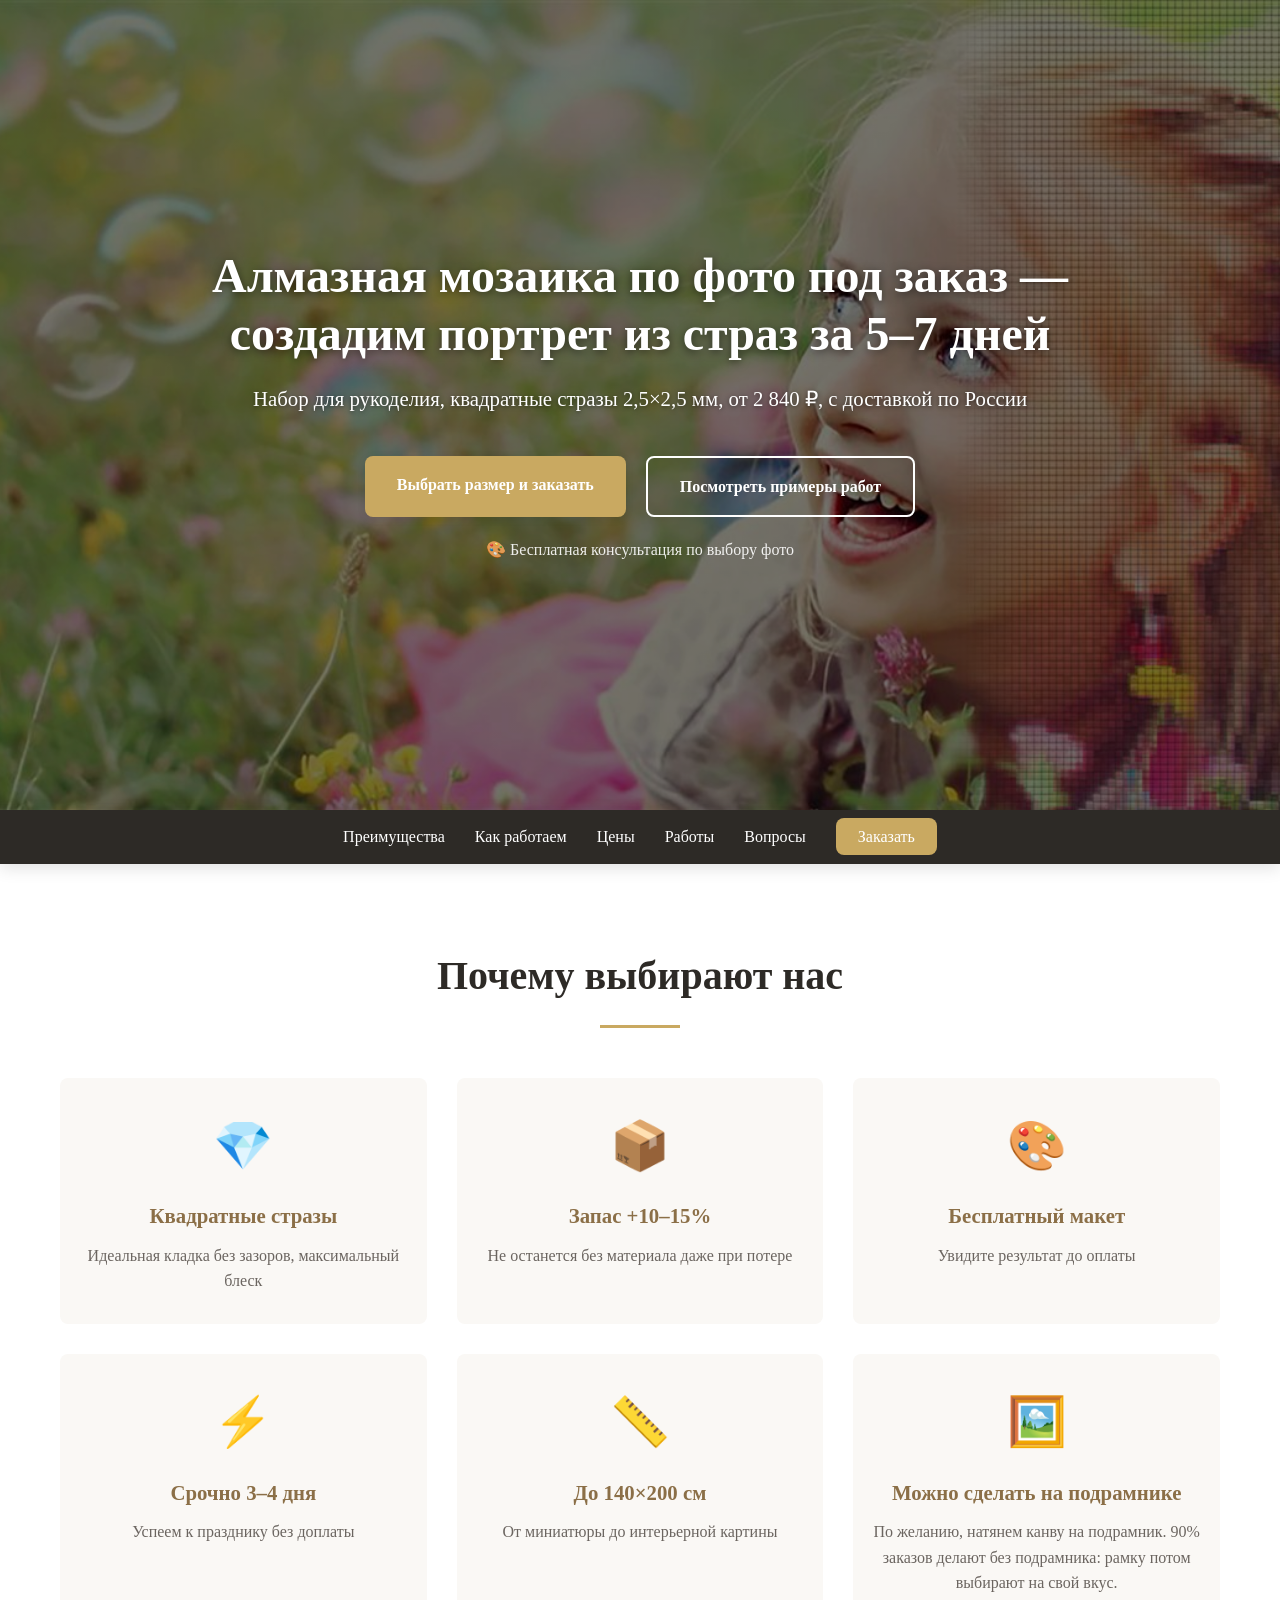
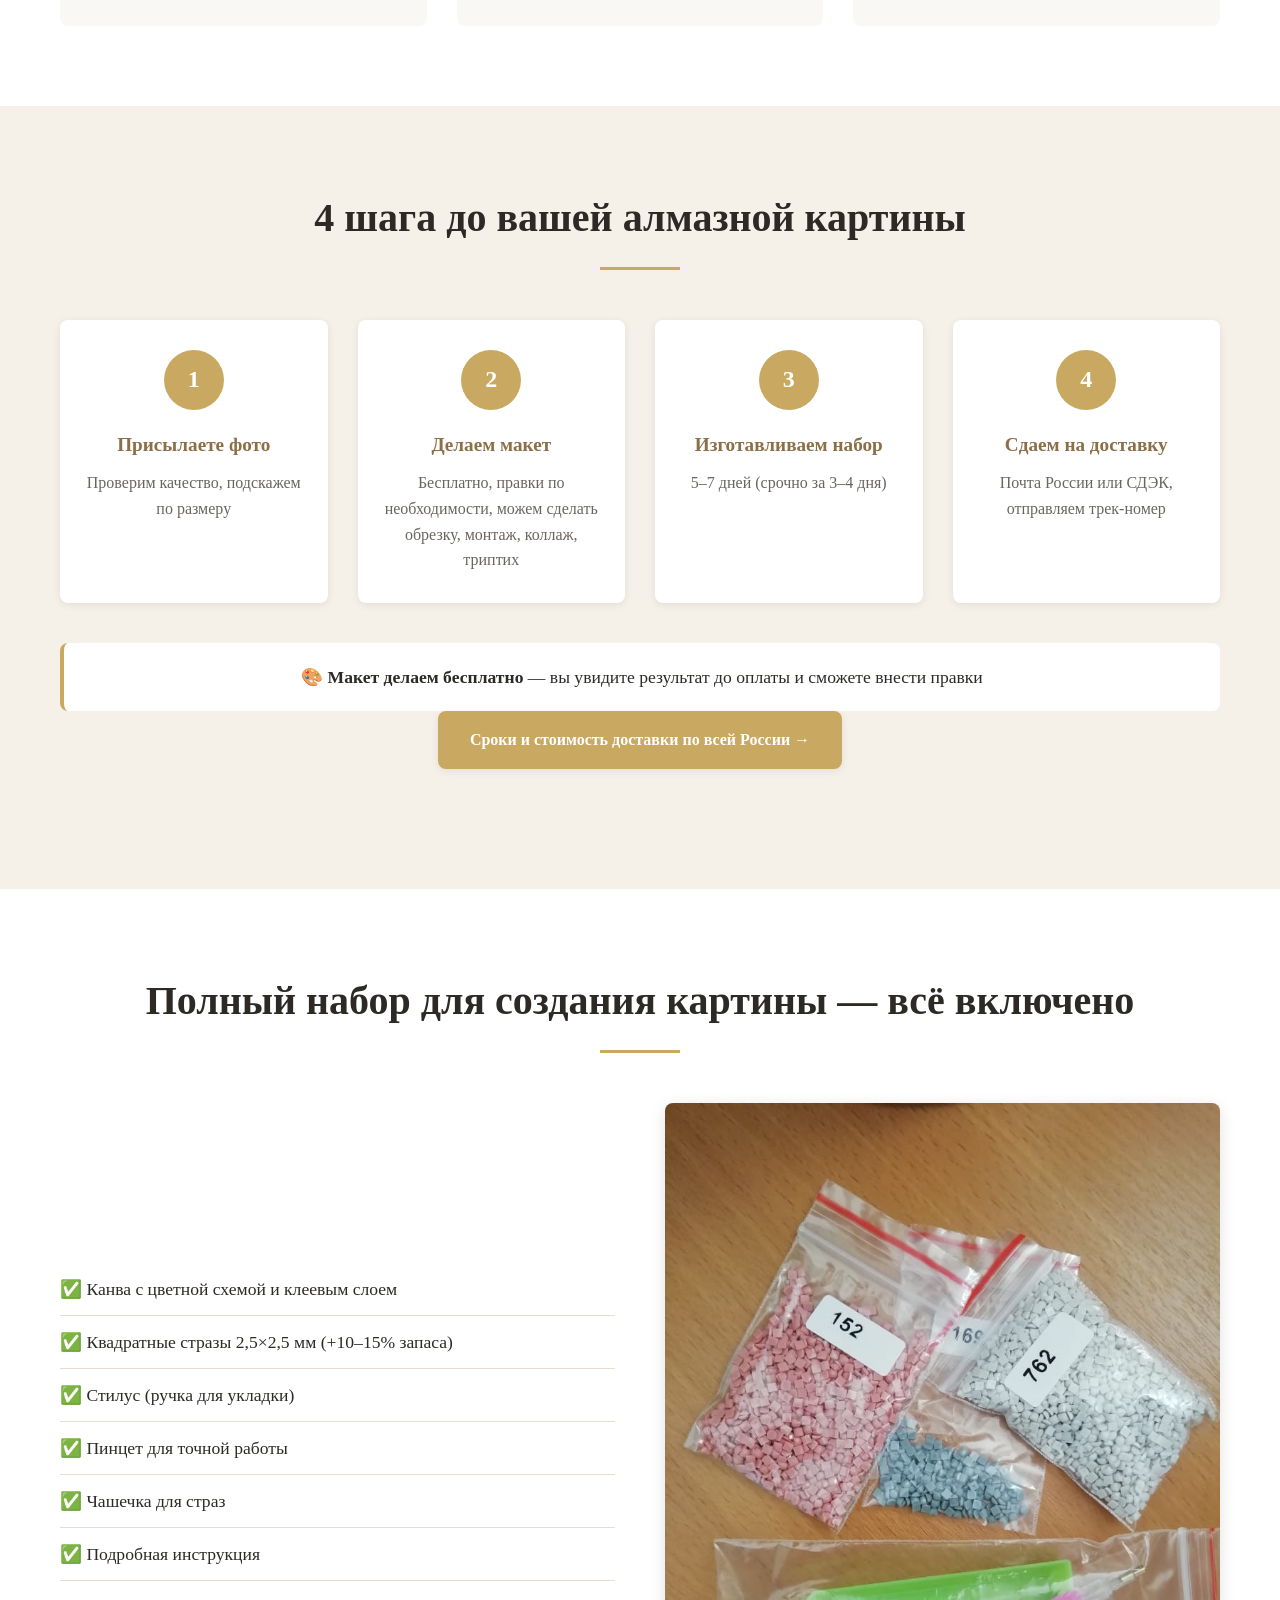
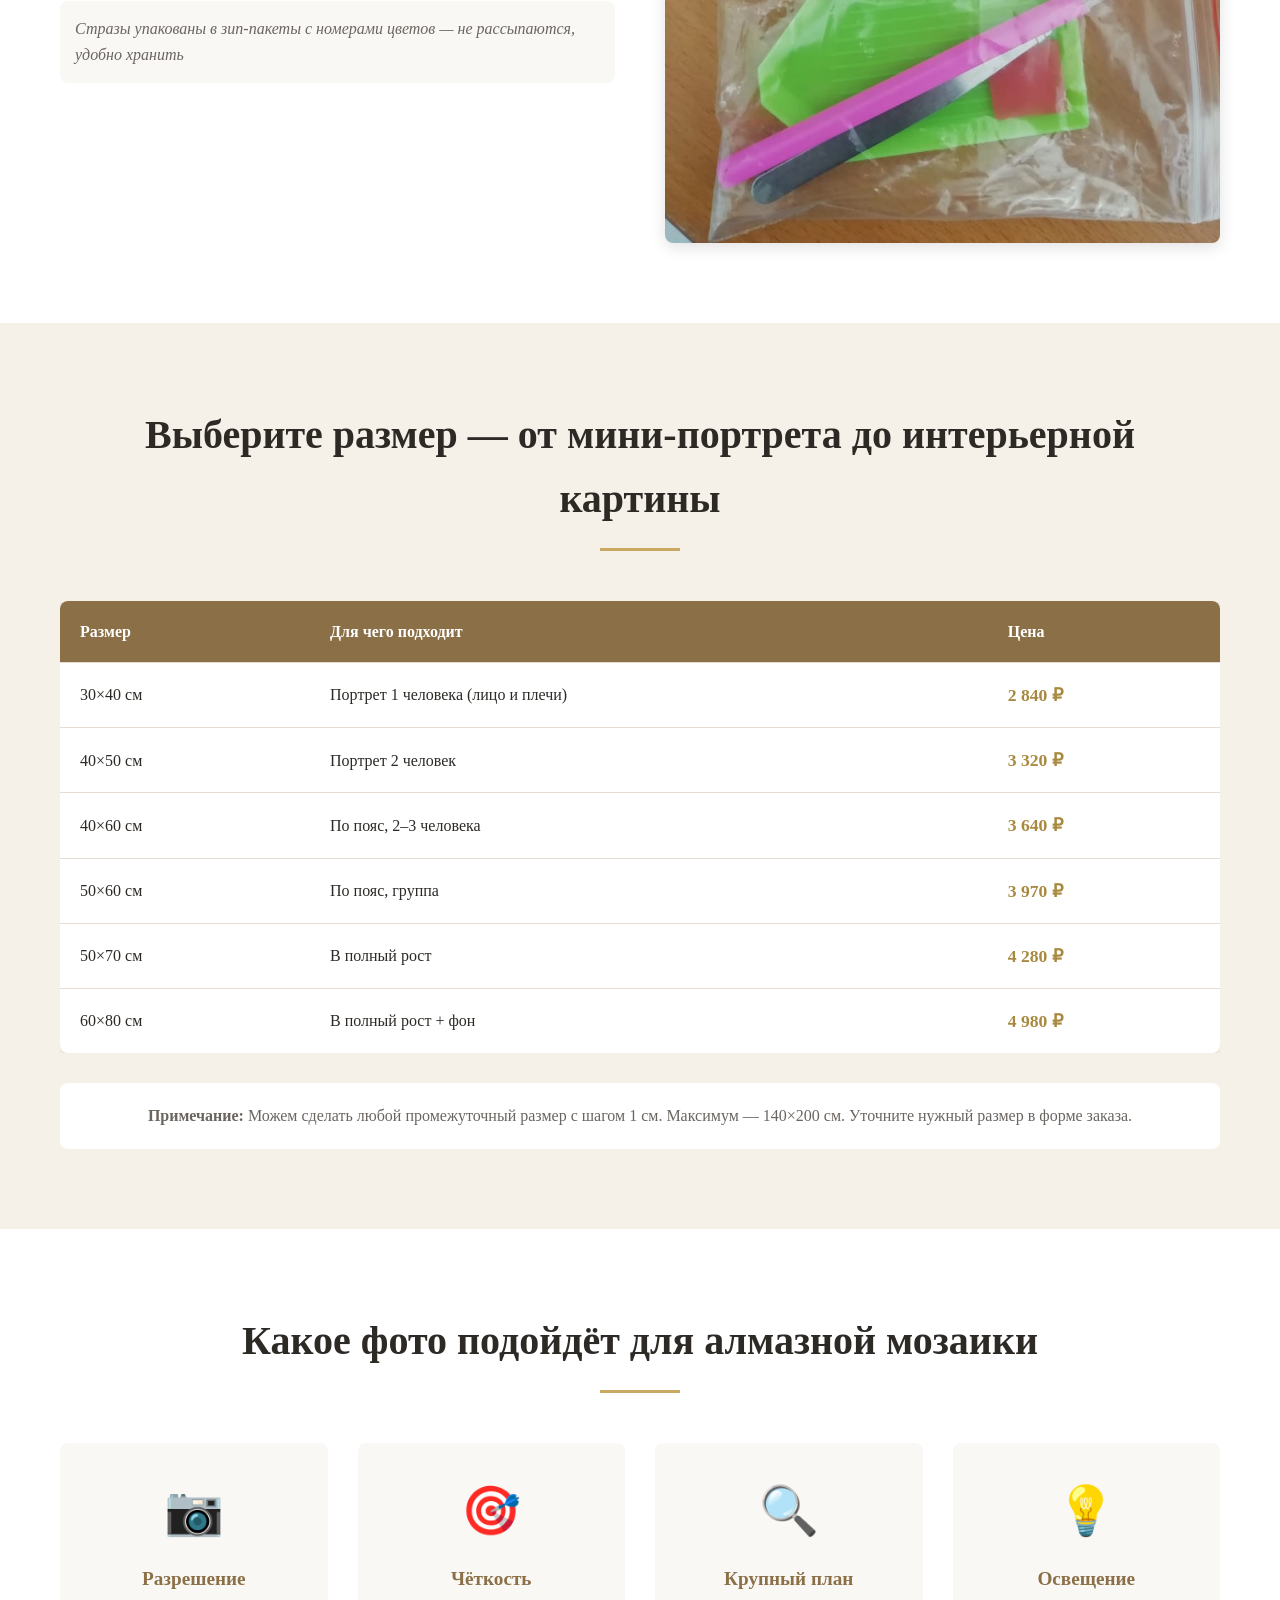
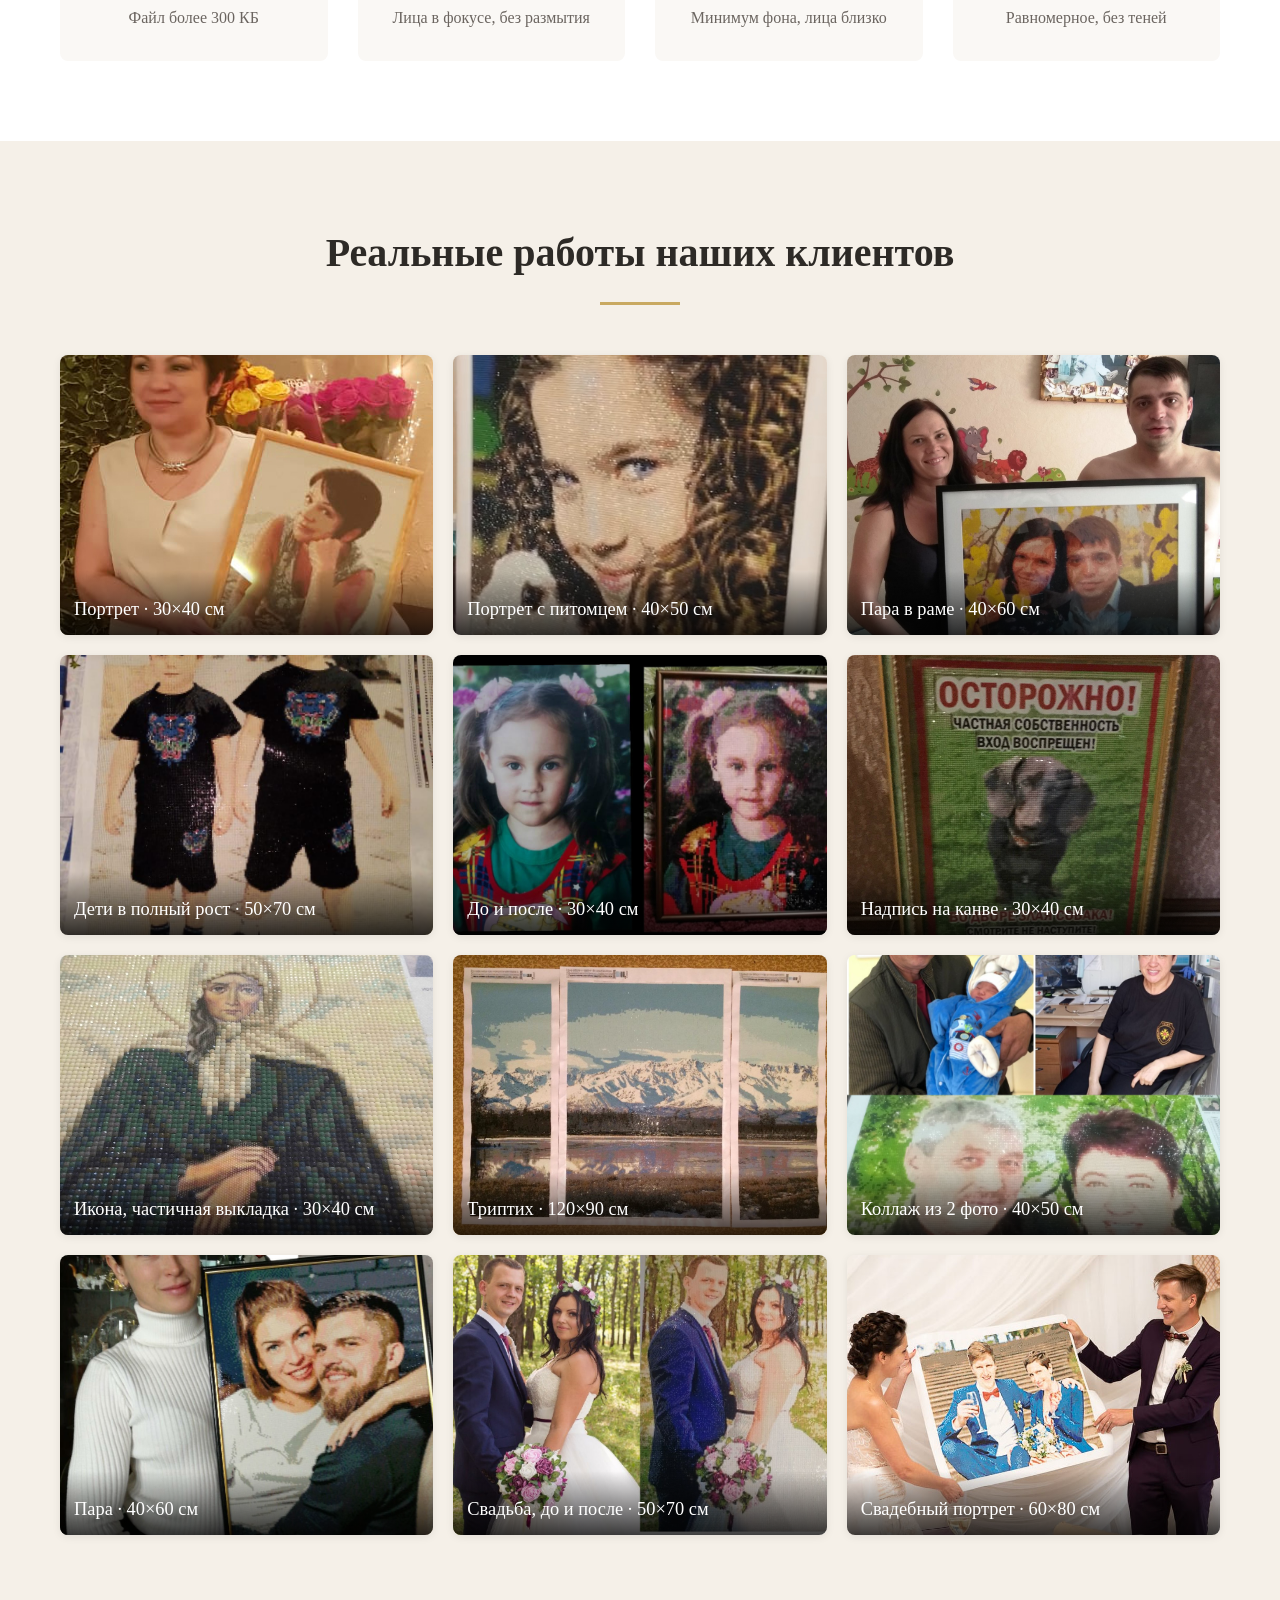
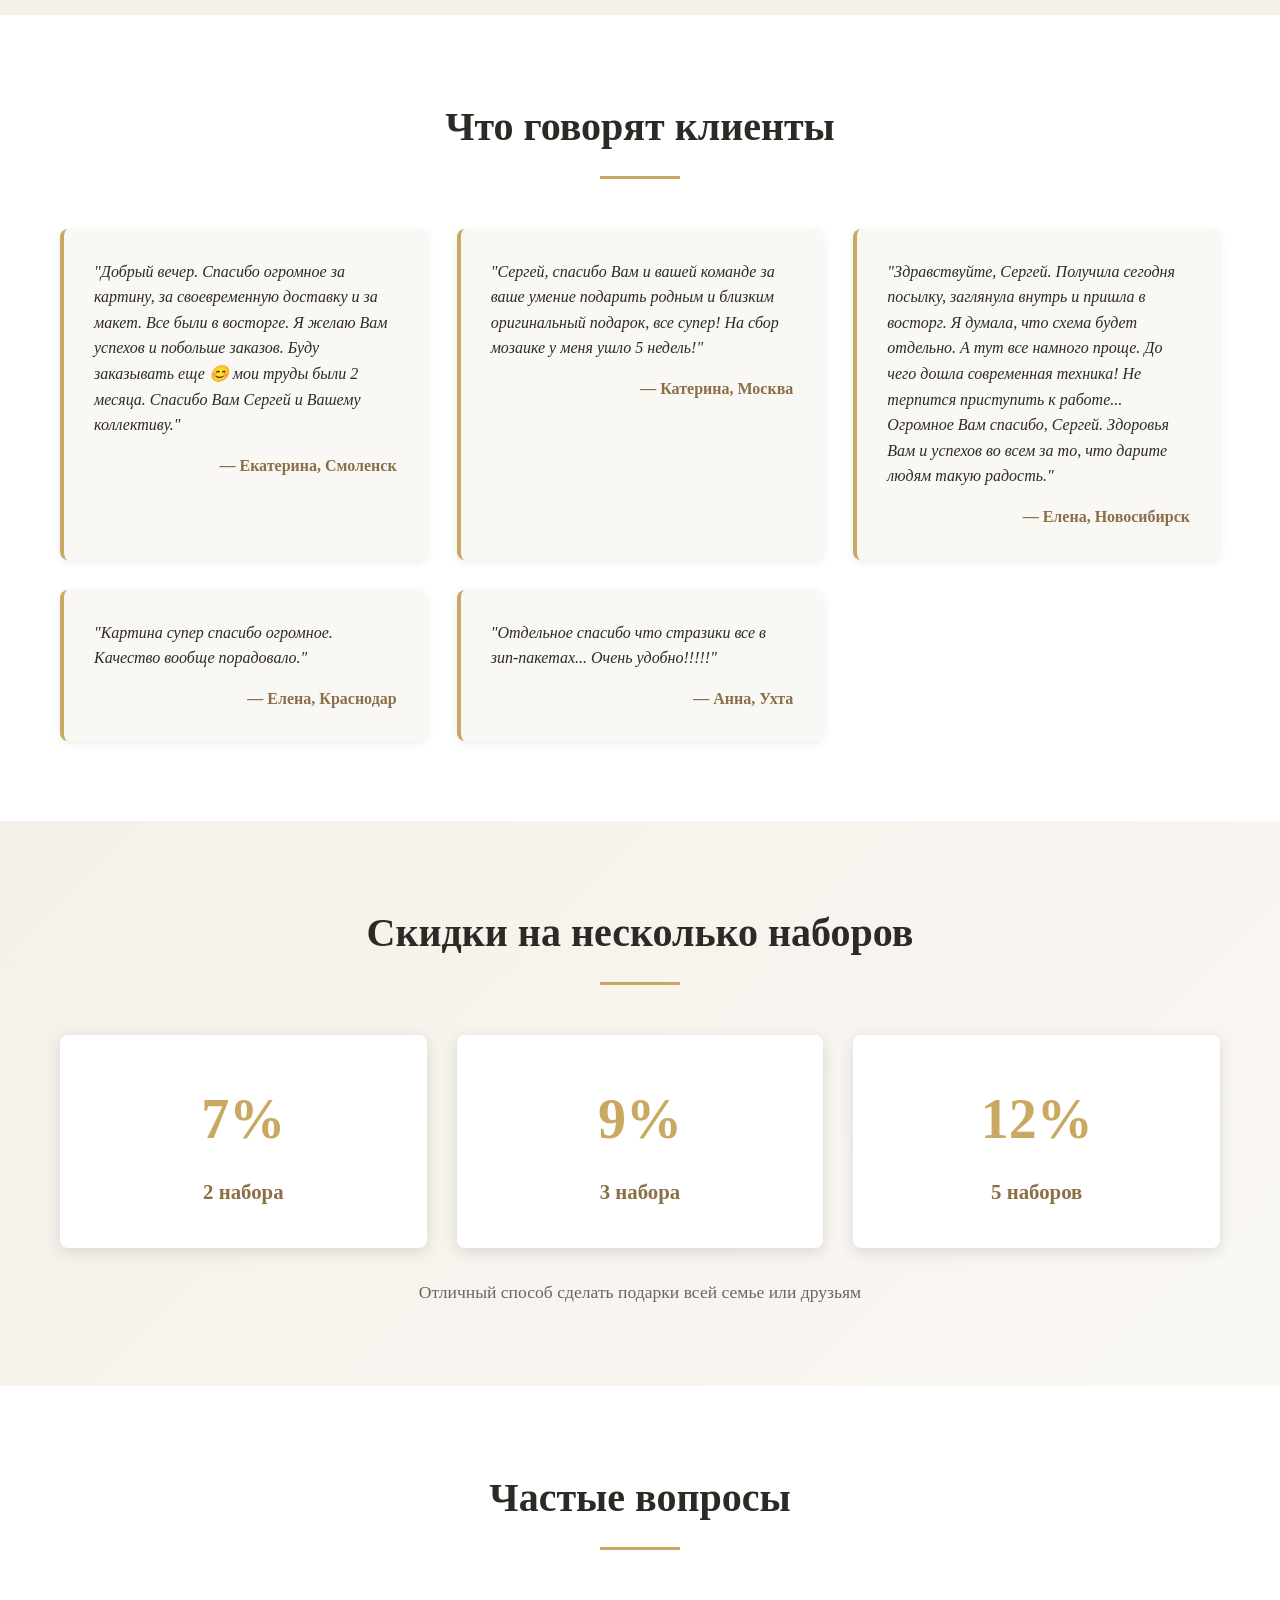
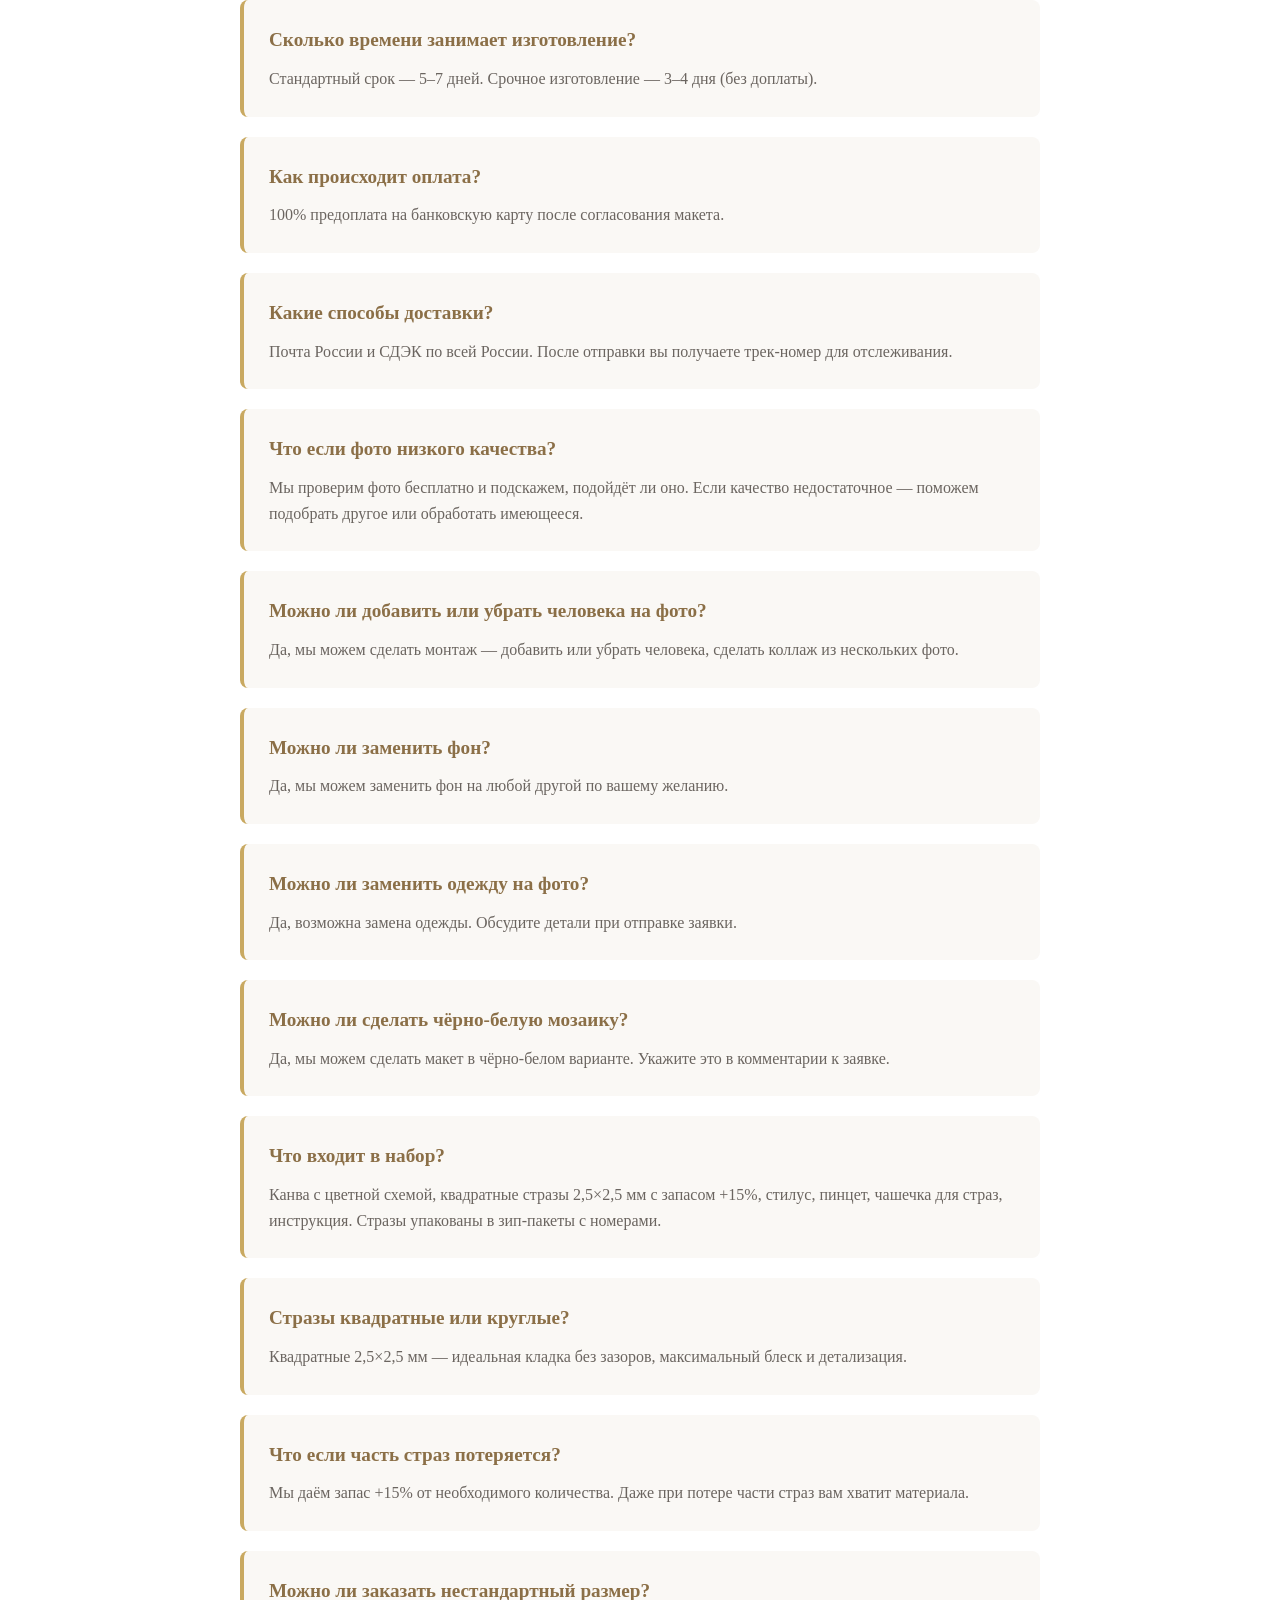
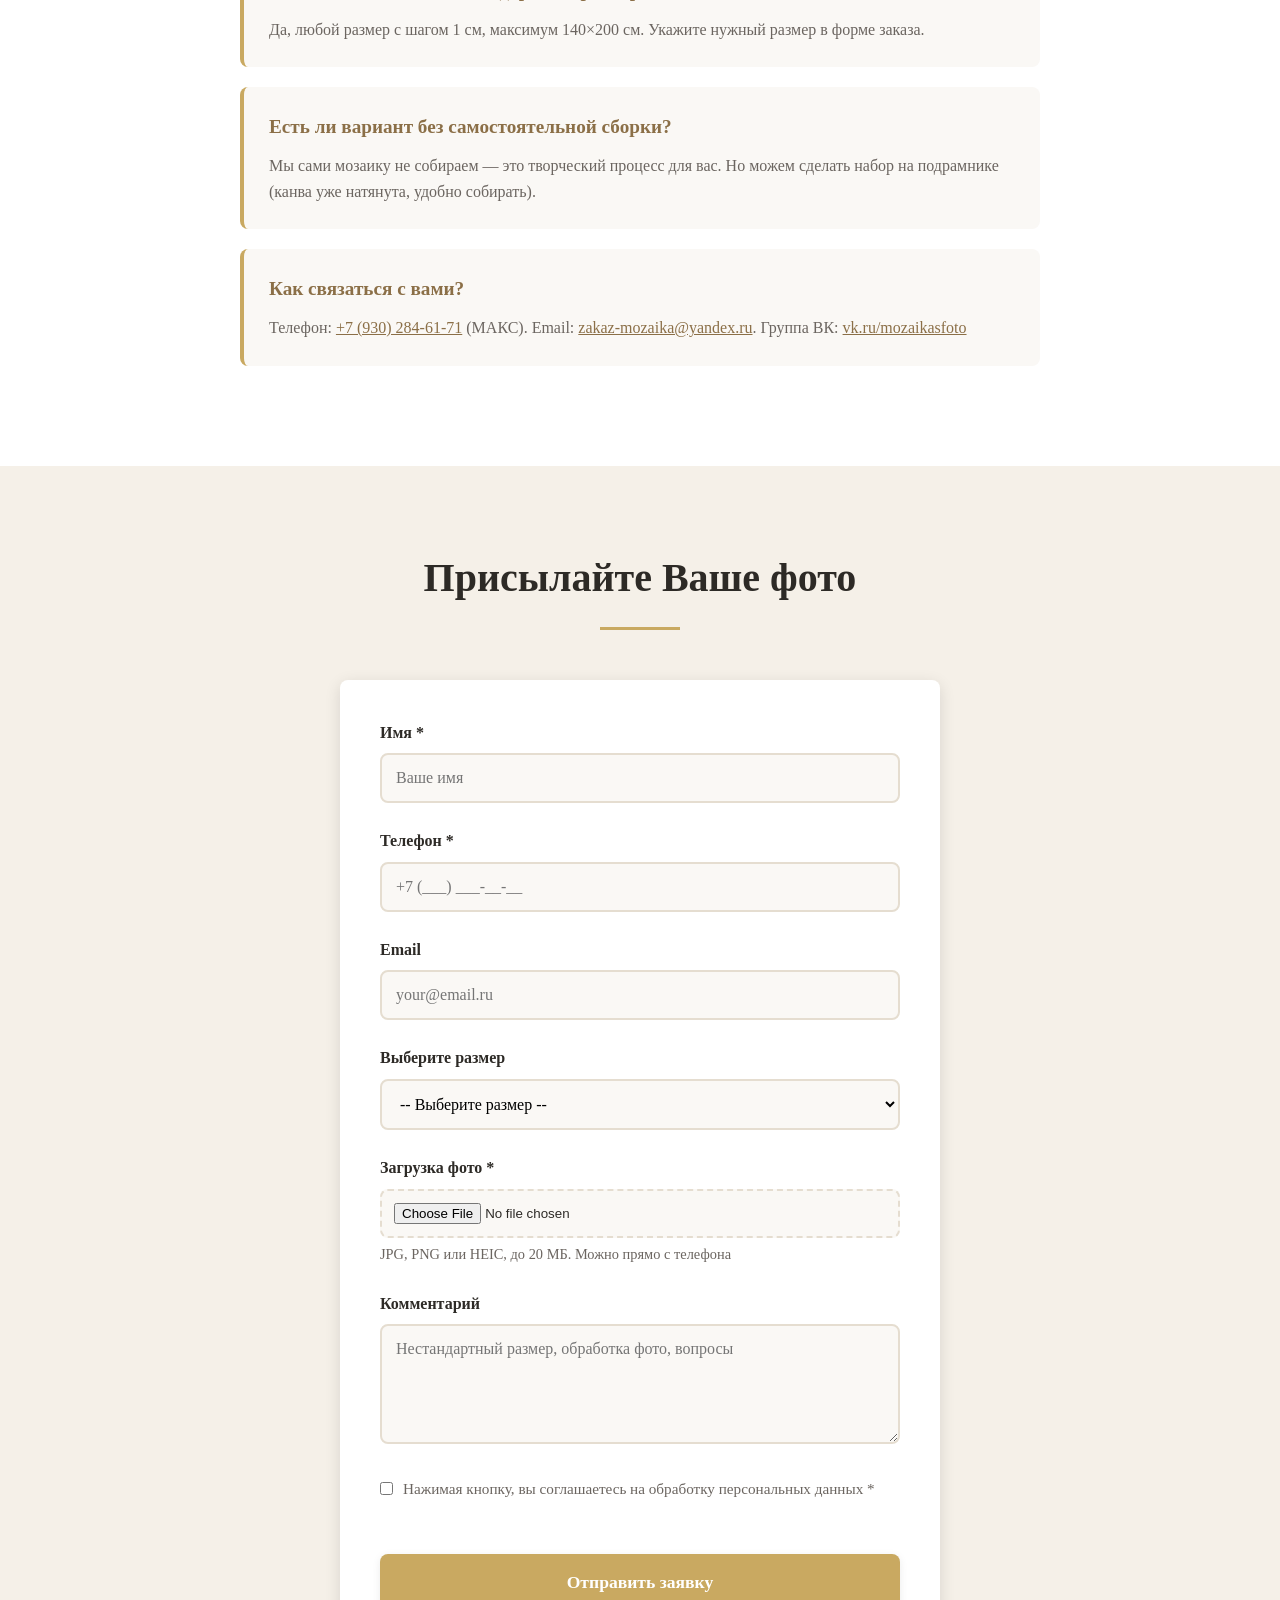
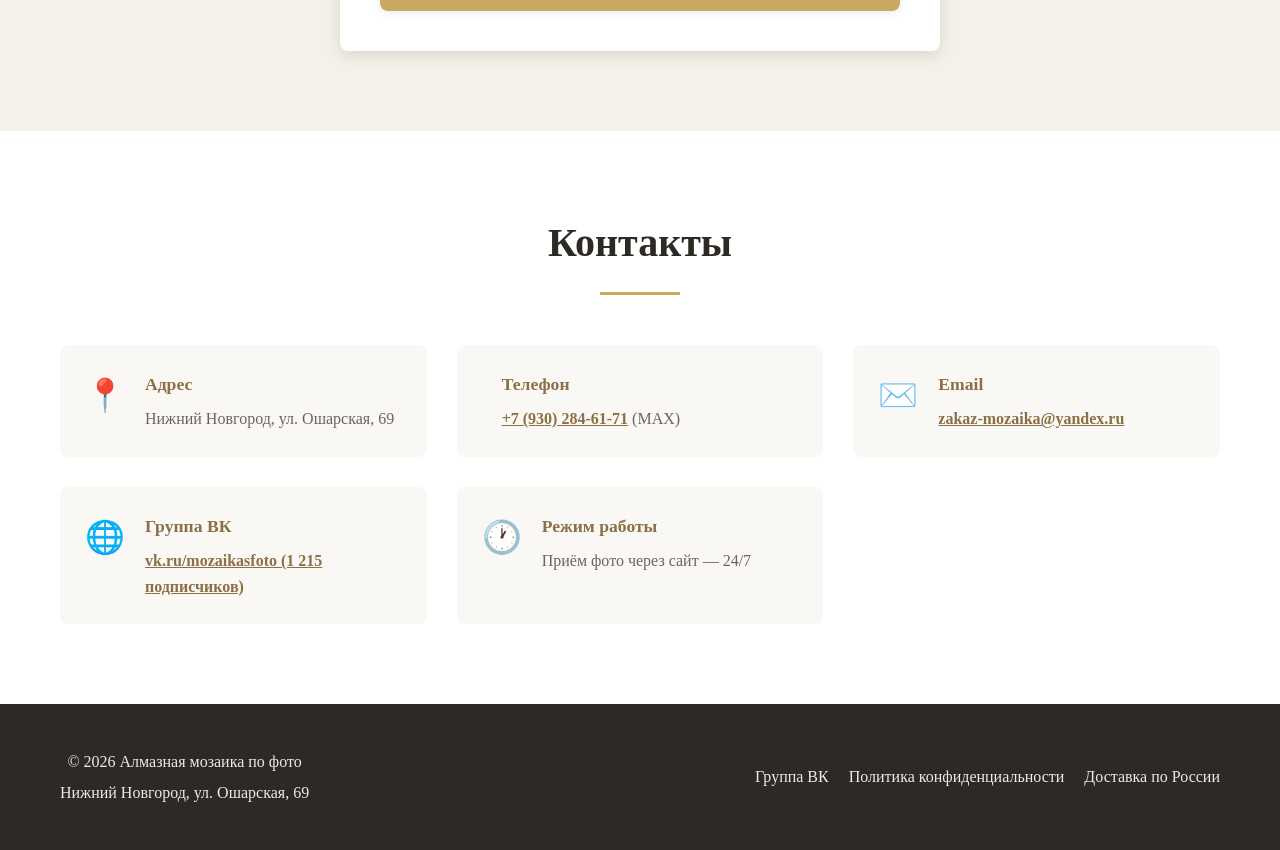
<file: index.html>
<!DOCTYPE html>
<html lang="ru">
<head>
    <meta charset="UTF-8">
    <meta name="viewport" content="width=device-width, initial-scale=1.0">
    
    <!-- SEO Meta Tags -->
    <title>Алмазная мозаика по фото на заказ | Картина из страз за 5–7 дней | От 2 840 ₽</title>
    <meta name="description" content="Изготовление алмазной мозаики по вашей фотографии. Квадратные стразы 2,5×2,5 мм, запас +15%, доставка по России. Скидки до 12%. Срочное изготовление за 3–4 дня.">
    <meta name="keywords" content="алмазная мозаика по фото, алмазная вышивка по фото, картина из страз по фото, алмазная картина по фото, портрет из страз, мозаика из страз по фото, набор для алмазной мозаики, подарок на свадьбу, уникальный подарок, ручная работа">
    
    <!-- Open Graph / Facebook -->
    <meta property="og:type" content="product">
    <meta property="og:url" content="https://am-52.ru/">
    <meta property="og:title" content="Алмазная мозаика по фото — картина из страз за 5–7 дней">
    <meta property="og:description" content="Квадратные стразы 2,5×2,5 мм, запас +15%, доставка по России. От 2 840 ₽">
    <meta property="og:price:amount" content="2840">
    <meta property="og:price:currency" content="RUB">
    
    <!-- Twitter -->
    <meta property="twitter:card" content="summary_large_image">
    <meta property="twitter:url" content="https://am-52.ru/">
    <meta property="twitter:title" content="Алмазная мозаика по фото — картина из страз за 5–7 дней">
    <meta property="twitter:description" content="Квадратные стразы 2,5×2,5 мм, запас +15%, доставка по России. От 2 840 ₽">
    <link rel="canonical" href="https://am-52.ru/">
    <meta property="og:image" content="https://am-52.ru/img/hero-banner.jpg">
    <meta name="twitter:image" content="https://am-52.ru/img/hero-banner.jpg">
    
    <!-- Favicon -->
    <link rel="icon" type="image/png" href="img/logo-diamond.png">
    <link rel="apple-touch-icon" href="img/logo-diamond.png">
    
    <!-- Styles -->
    <link rel="stylesheet" href="css/style.css?v=20260928">
  
    <!-- Yandex.Metrika counter -->
<script type="text/javascript">
    (function(m,e,t,r,i,k,a){
        m[i]=m[i]||function(){(m[i].a=m[i].a||[]).push(arguments)};
        m[i].l=1*new Date();
        for (var j = 0; j < document.scripts.length; j++) {if (document.scripts[j].src === r) { return; }}
        k=e.createElement(t),a=e.getElementsByTagName(t)[0],k.async=1,k.src=r,a.parentNode.insertBefore(k,a)
    })(window, document,'script','https://mc.yandex.ru/metrika/tag.js?id=112057294', 'ym');

    ym(112057294, 'init', {ssr:true, webvisor:true, clickmap:true, ecommerce:"dataLayer", referrer: document.referrer, url: location.href, accurateTrackBounce:true, trackLinks:true});
</script>
<noscript><div><img src="https://mc.yandex.ru/watch/112057294" style="position:absolute; left:-9999px;" alt="" /></div></noscript>
<!-- /Yandex.Metrika counter -->
<script type="application/ld+json">
{
  "@context": "https://schema.org",
  "@type": ["ProfessionalService", "LocalBusiness"],
  "@id": "https://am-52.ru/#business",
  "name": "Алмазная мозаика по фото — am-52.ru",
  "description": "Изготовление наборов алмазной мозаики по фотографии клиента: портреты, семьи, питомцы, коллажи, триптихи. Бесплатный макет до оплаты, доставка по всей России.",
  "url": "https://am-52.ru/",
  "image": "https://am-52.ru/img/hero-banner.jpg",
  "telephone": "+7 (930) 284-61-71",
  "email": "zakaz-mozaika@yandex.ru",
  "priceRange": "2840-4980 RUB",
  "address": {
    "@type": "PostalAddress",
    "streetAddress": "ул. Ошарская, 69",
    "addressLocality": "Нижний Новгород",
    "addressCountry": "RU"
  },
  "areaServed": [
    { "@type": "City", "name": "Нижний Новгород" },
    { "@type": "Country", "name": "Россия" }
  ],
  "sameAs": [
    "https://vk.ru/mozaikasfoto"
  ],
  "founder": { "@type": "Person", "name": "Сергей Павленко" },
  "hasOfferCatalog": {
    "@type": "OfferCatalog",
    "name": "Размеры алмазной мозаики",
    "itemListElement": [
      { "@type": "Offer", "price": "2840", "priceCurrency": "RUB", "itemOffered": { "@type": "Service", "name": "Мозаика 30×40 см — портрет 1 человека" } },
      { "@type": "Offer", "price": "3320", "priceCurrency": "RUB", "itemOffered": { "@type": "Service", "name": "Мозаика 40×50 см — портрет 2 человек" } },
      { "@type": "Offer", "price": "3640", "priceCurrency": "RUB", "itemOffered": { "@type": "Service", "name": "Мозаика 40×60 см — по пояс, 2-3 человека" } },
      { "@type": "Offer", "price": "3970", "priceCurrency": "RUB", "itemOffered": { "@type": "Service", "name": "Мозаика 50×60 см — по пояс, группа" } },
      { "@type": "Offer", "price": "4280", "priceCurrency": "RUB", "itemOffered": { "@type": "Service", "name": "Мозаика 50×70 см — в полный рост" } },
      { "@type": "Offer", "price": "4980", "priceCurrency": "RUB", "itemOffered": { "@type": "Service", "name": "Мозаика 60×80 см — в полный рост + фон" } }
    ]
  },
  "knowsAbout": [
    "алмазная мозаика по фото",
    "портрет из страз по фотографии",
    "наборы алмазной выкладки на заказ",
    "мозаика по фото с доставкой по России",
    "чёрно-белая алмазная мозаика",
    "коллаж из страз по нескольким фото"
  ],
  "slogan": "Портрет из страз по вашему фото за 5-7 дней"
}
</script> 
<script type="application/ld+json">
{
  "@context": "https://schema.org",
  "@type": "FAQPage",
  "mainEntity": [
    { "@type": "Question", "name": "Сколько времени занимает изготовление?", "acceptedAnswer": { "@type": "Answer", "text": "Стандартный срок — 5–7 дней. Срочное изготовление — 3–4 дня (без доплаты)." } },
    { "@type": "Question", "name": "Как происходит оплата?", "acceptedAnswer": { "@type": "Answer", "text": "100% предоплата на банковскую карту после согласования макета." } },
    { "@type": "Question", "name": "Какие способы доставки?", "acceptedAnswer": { "@type": "Answer", "text": "Почта России и СДЭК по всей России. После отправки вы получаете трек-номер для отслеживания." } },
    { "@type": "Question", "name": "Что если фото низкого качества?", "acceptedAnswer": { "@type": "Answer", "text": "Мы проверим фото бесплатно и подскажем, подойдёт ли оно. Если качество недостаточное — поможем подобрать другое или обработать имеющееся." } },
    { "@type": "Question", "name": "Можно ли добавить или убрать человека на фото?", "acceptedAnswer": { "@type": "Answer", "text": "Да, мы можем сделать монтаж — добавить или убрать человека, сделать коллаж из нескольких фото." } },
    { "@type": "Question", "name": "Можно ли заменить фон?", "acceptedAnswer": { "@type": "Answer", "text": "Да, мы можем заменить фон на любой другой по вашему желанию." } },
    { "@type": "Question", "name": "Можно ли заменить одежду на фото?", "acceptedAnswer": { "@type": "Answer", "text": "Да, возможна замена одежды. Обсудите детали при отправке заявки." } },
    { "@type": "Question", "name": "Можно ли сделать чёрно-белую мозаику?", "acceptedAnswer": { "@type": "Answer", "text": "Да, мы можем сделать макет в чёрно-белом варианте. Укажите это в комментарии к заявке." } },
    { "@type": "Question", "name": "Что входит в набор?", "acceptedAnswer": { "@type": "Answer", "text": "Канва с цветной схемой, квадратные стразы 2,5×2,5 мм с запасом +15%, стилус, пинцет, чашечка для страз, инструкция. Стразы упакованы в зип-пакеты с номерами." } },
    { "@type": "Question", "name": "Стразы квадратные или круглые?", "acceptedAnswer": { "@type": "Answer", "text": "Квадратные 2,5×2,5 мм — идеальная кладка без зазоров, максимальный блеск и детализация." } },
    { "@type": "Question", "name": "Что если часть страз потеряется?", "acceptedAnswer": { "@type": "Answer", "text": "Мы даём запас +15% от необходимого количества. Даже при потере части страз вам хватит материала." } },
    { "@type": "Question", "name": "Можно ли заказать нестандартный размер?", "acceptedAnswer": { "@type": "Answer", "text": "Да, любой размер с шагом 1 см, максимум 140×200 см. Укажите нужный размер в форме заказа." } },
    { "@type": "Question", "name": "Есть ли вариант без самостоятельной сборки?", "acceptedAnswer": { "@type": "Answer", "text": "Мы сами мозаику не собираем — это творческий процесс для вас. Но можем сделать набор на подрамнике (канва уже натянута, удобно собирать)." } },
    { "@type": "Question", "name": "Как связаться с вами?", "acceptedAnswer": { "@type": "Answer", "text": "Телефон: +7 (930) 284-61-71 (MAX). Email: zakaz-mozaika@yandex.ru. Группа ВК: vk.ru/mozaikasfoto" } }
  ]
}
</script>
<script type="application/ld+json">
{
  "@context": "https://schema.org",
  "@type": "ItemList",
  "itemListElement": [
    { "@type": "Review", "itemReviewed": { "@id": "https://am-52.ru/#business" }, "author": { "@type": "Person", "name": "Екатерина, Смоленск" }, "reviewRating": { "@type": "Rating", "ratingValue": "5", "bestRating": "5" }, "reviewBody": "Спасибо огромное за картину, за своевременную доставку и за макет. Все были в восторге. Буду заказывать еще." },
    { "@type": "Review", "itemReviewed": { "@id": "https://am-52.ru/#business" }, "author": { "@type": "Person", "name": "Катерина, Москва" }, "reviewRating": { "@type": "Rating", "ratingValue": "5", "bestRating": "5" }, "reviewBody": "Спасибо за умение подарить родным и близким оригинальный подарок, все супер!" },
    { "@type": "Review", "itemReviewed": { "@id": "https://am-52.ru/#business" }, "author": { "@type": "Person", "name": "Елена, Новосибирск" }, "reviewRating": { "@type": "Rating", "ratingValue": "5", "bestRating": "5" }, "reviewBody": "Получила посылку и пришла в восторг. Думала, схема будет отдельно, а тут все намного проще. Не терпится приступить к работе." },
    { "@type": "Review", "itemReviewed": { "@id": "https://am-52.ru/#business" }, "author": { "@type": "Person", "name": "Елена, Краснодар" }, "reviewRating": { "@type": "Rating", "ratingValue": "5", "bestRating": "5" }, "reviewBody": "Картина супер, спасибо огромное. Качество вообще порадовало." },
    { "@type": "Review", "itemReviewed": { "@id": "https://am-52.ru/#business" }, "author": { "@type": "Person", "name": "Анна, Ухта" }, "reviewRating": { "@type": "Rating", "ratingValue": "5", "bestRating": "5" }, "reviewBody": "Отдельное спасибо, что стразики все в зип-пакетах. Очень удобно!" }
  ]
}
</script>
</head>
<body>

    <!-- БЛОК 1: HERO (Первый экран) -->
<header class="hero" id="hero">
    <div class="hero-overlay"></div>    
    <div class="hero-content">
        <h1>Алмазная мозаика по фото под заказ — создадим портрет из страз за 5–7 дней</h1>
        <p class="hero-subtitle">Набор для рукоделия, квадратные стразы 2,5×2,5 мм, от 2 840 ₽, с доставкой по России</p>
        <div class="hero-buttons">
            <a href="#order-form" class="btn btn-primary">Выбрать размер и заказать</a>
            <a href="#gallery" class="btn btn-secondary">Посмотреть примеры работ</a>
        </div>
        <p class="hero-note">🎨 Бесплатная консультация по выбору фото</p>
    </div>
</header>

<!-- НАВИГАЦИЯ: центрированная полоса между Hero и УТП -->
<nav class="main-nav">
    <ul class="nav-menu">
        <li><a href="#usp">Преимущества</a></li>
        <li><a href="#how-it-works">Как работаем</a></li>
        <li><a href="#sizes-prices">Цены</a></li>
        <li><a href="#gallery">Работы</a></li>
        <li><a href="#faq">Вопросы</a></li>
        <li><a href="#order-form" class="nav-cta">Заказать</a></li>
    </ul>
    <button class="burger-menu" aria-label="Меню">
        <span></span>
        <span></span>
        <span></span>
    </button>
</nav>

<!-- БЛОК 2: УТП (Иконки преимуществ) -->
<section class="usp" id="usp">
    <div class="container">
        <h2 class="section-title">Почему выбирают нас</h2>
        <div class="usp-grid">
            <div class="usp-item">
                <div class="usp-icon">💎</div>
                <h3>Квадратные стразы</h3>
                <p>Идеальная кладка без зазоров, максимальный блеск</p>
            </div>
            <div class="usp-item">
                <div class="usp-icon">📦</div>
                <h3>Запас +10–15%</h3>
                <p>Не останется без материала даже при потере</p>
            </div>
            <div class="usp-item">
                <div class="usp-icon">🎨</div>
                <h3>Бесплатный макет</h3>
                <p>Увидите результат до оплаты</p>
            </div>
            <div class="usp-item">
                <div class="usp-icon">⚡</div>
                <h3>Срочно 3–4 дня</h3>
                <p>Успеем к празднику без доплаты</p>
            </div>
            <div class="usp-item">
                <div class="usp-icon">📏</div>
                <h3>До 140×200 см</h3>
                <p>От миниатюры до интерьерной картины</p>
            </div>
            <div class="usp-item">
                <div class="usp-icon">🖼️</div>
                <h3>Можно сделать на подрамнике</h3>
                <p>По желанию, натянем канву на подрамник. 90% заказов делают без подрамника: рамку потом выбирают на свой вкус. </p>
            </div>
        </div>
    </div>
</section>

    <!-- БЛОК 3: КАК ЭТО РАБОТАЕТ -->
    <section class="how-it-works" id="how-it-works">
        <div class="container">
            <h2 class="section-title">4 шага до вашей алмазной картины</h2>
            <div class="steps-grid">
                <div class="step">
                    <div class="step-number">1</div>
                    <h3>Присылаете фото</h3>
                    <p>Проверим качество, подскажем по размеру</p>
                </div>
                <div class="step">
                    <div class="step-number">2</div>
                    <h3>Делаем макет</h3>
                    <p>Бесплатно, правки по необходимости, можем сделать обрезку, монтаж, коллаж, триптих</p>
                </div>
                <div class="step">
                    <div class="step-number">3</div>
                    <h3>Изготавливаем набор</h3>
                    <p>5–7 дней (срочно за 3–4 дня)</p>
                </div>
                <div class="step">
                    <div class="step-number">4</div>
                    <h3>Сдаем на доставку</h3>
                    <p>Почта России или СДЭК, отправляем трек-номер</p>
                </div>
            </div>
            <div class="trust-note">
                <strong>🎨 Макет делаем бесплатно</strong> — вы увидите результат до оплаты и сможете внести правки
            </div>
        </div>
            <p style="text-align:center; margin: 0 auto 40px;">
            <a class="btn btn-primary" href="delivery.html">Сроки и стоимость доставки по всей России →</a>
            </p>
    </section>

    <!-- БЛОК 4: ЧТО ВХОДИТ В НАБОР -->
    <section class="whats-included" id="whats-included">
        <div class="container">
            <h2 class="section-title">Полный набор для создания картины — всё включено</h2>
            <div class="included-content">
                <div class="included-list">
                    <ul>
                        <li>✅ Канва с цветной схемой и клеевым слоем</li>
                        <li>✅ Квадратные стразы 2,5×2,5 мм (+10–15% запаса)</li>
                        <li>✅ Стилус (ручка для укладки)</li>
                        <li>✅ Пинцет для точной работы</li>
                        <li>✅ Чашечка для страз</li>
                        <li>✅ Подробная инструкция</li>
                    </ul>
                    <p class="included-note">Стразы упакованы в зип-пакеты с номерами цветов — не рассыпаются, удобно хранить</p>
                </div>
                <div class="included-image">
                    <img src="img/unpack.jpg" alt="Распаковка набора алмазной мозаики">
                </div>
            </div>
        </div>
    </section>

    <!-- БЛОК 5: РАЗМЕРЫ И ЦЕНЫ -->
    <section class="sizes-prices" id="sizes-prices">
        <div class="container">
            <h2 class="section-title">Выберите размер — от мини-портрета до интерьерной картины</h2>
            <div class="prices-table">
                <table>
                    <thead>
                        <tr>
                            <th>Размер</th>
                            <th>Для чего подходит</th>
                            <th>Цена</th>
                        </tr>
                    </thead>
                    <tbody>
                        <tr>
                            <td>30×40 см</td>
                            <td>Портрет 1 человека (лицо и плечи)</td>
                            <td>2 840 ₽</td>
                        </tr>
                        <tr>
                            <td>40×50 см</td>
                            <td>Портрет 2 человек</td>
                            <td>3 320 ₽</td>
                        </tr>
                        <tr>
                            <td>40×60 см</td>
                            <td>По пояс, 2–3 человека</td>
                            <td>3 640 ₽</td>
                        </tr>
                        <tr>
                            <td>50×60 см</td>
                            <td>По пояс, группа</td>
                            <td>3 970 ₽</td>
                        </tr>
                        <tr>
                            <td>50×70 см</td>
                            <td>В полный рост</td>
                            <td>4 280 ₽</td>
                        </tr>
                        <tr>
                            <td>60×80 см</td>
                            <td>В полный рост + фон</td>
                            <td>4 980 ₽</td>
                        </tr>
                    </tbody>
                </table>
            </div>
            <p class="prices-note"><strong>Примечание:</strong> Можем сделать любой промежуточный размер с шагом 1 см. Максимум — 140×200 см. Уточните нужный размер в форме заказа.</p>
        </div>
    </section>

    <!-- БЛОК 6: ТРЕБОВАНИЯ К ФОТО -->
    <section class="photo-requirements" id="photo-requirements">
        <div class="container">
            <h2 class="section-title">Какое фото подойдёт для алмазной мозаики</h2>
            <div class="requirements-grid">
                <div class="requirement">
                    <div class="requirement-icon">📷</div>
                    <h3>Разрешение</h3>
                    <p>Файл более 300 КБ</p>
                </div>
                <div class="requirement">
                    <div class="requirement-icon">🎯</div>
                    <h3>Чёткость</h3>
                    <p>Лица в фокусе, без размытия</p>
                </div>
                <div class="requirement">
                    <div class="requirement-icon">🔍</div>
                    <h3>Крупный план</h3>
                    <p>Минимум фона, лица близко</p>
                </div>
                <div class="requirement">
                    <div class="requirement-icon">💡</div>
                    <h3>Освещение</h3>
                    <p>Равномерное, без теней</p>
                </div>
            </div>
        </div>
    </section>

<!-- БЛОК 7: ГАЛЕРЕЯ РАБОТ -->
<section class="gallery" id="gallery">
    <div class="container">
        <h2 class="section-title">Реальные работы наших клиентов</h2>
        <div class="gallery-grid">
            <div class="gallery-item">
                <img src="img/gallery-01-portret-30x40.jpg" alt="Портрет 30×40 см" loading="lazy">
                <div class="gallery-caption">Портрет · 30×40 см</div>
            </div>
            <div class="gallery-item">
                <img src="img/gallery-02-portret-s-sobakoy-40x50.jpg" alt="Портрет с собакой 40×50 см" loading="lazy">
                <div class="gallery-caption">Портрет с питомцем · 40×50 см</div>
            </div>
            <div class="gallery-item">
                <img src="img/gallery-03-para-40x60-v-rame.jpg" alt="Пара 40×60 см в раме" loading="lazy">
                <div class="gallery-caption">Пара в раме · 40×60 см</div>
            </div>
            <div class="gallery-item">
                <img src="img/gallery-04-para-deti-50x70.jpg" alt="Дети 50×70 см" loading="lazy">
                <div class="gallery-caption">Дети в полный рост · 50×70 см</div>
            </div>
            <div class="gallery-item">
                <img src="img/gallery-05-rebenok-30x40-do-posle.jpg" alt="Ребёнок до и после 30×40 см" loading="lazy">
                <div class="gallery-caption">До и после · 30×40 см</div>
            </div>
            <div class="gallery-item">
                <img src="img/gallery-06-chastichnaya-s-tekstom-sobaka-30x40.jpg" alt="С текстом на канве 30×40 см" loading="lazy">
                <div class="gallery-caption">Надпись на канве · 30×40 см</div>
            </div>
            <div class="gallery-item">
                <img src="img/gallery-07-ikona-chastichnaya-vyklada-30x40.jpg" alt="Икона 30×40 см" loading="lazy">
                <div class="gallery-caption">Икона, частичная выкладка · 30×40 см</div>
            </div>
            <div class="gallery-item">
                <img src="img/gallery-09-triptikh-gory-panorama.jpg" alt="Триптих горы" loading="lazy">
                <div class="gallery-caption">Триптих · 120×90 см</div>
            </div>
            <div class="gallery-item">
                <img src="img/gallery-11-kollazh-para-40x50.jpg" alt="Коллаж из 2 фото 40×50 см" loading="lazy">
                <div class="gallery-caption">Коллаж из 2 фото · 40×50 см</div>
            </div>
            <div class="gallery-item">
                <img src="img/gallery-12-devushka-s-mozaikoy-para-40x60.jpg" alt="Клиент с мозаикой 40×60 см" loading="lazy">
                <div class="gallery-caption">Пара · 40×60 см</div>
            </div>
            <div class="gallery-item">
                <img src="img/gallery-14-svadba-do-posle-50x70.jpg" alt="Свадьба до и после 50×70 см" loading="lazy">
                <div class="gallery-caption">Свадьба, до и после · 50×70 см</div>
            </div>
            <div class="gallery-item">
                <img src="img/gallery-15-svadba-emociya-60x80.jpg" alt="Свадьба 60×80 см" loading="lazy">
                <div class="gallery-caption">Свадебный портрет · 60×80 см</div>
            </div>
        </div>
    </div>
</section>

    <!-- БЛОК 8: ОТЗЫВЫ -->
<section class="reviews" id="reviews">
    <div class="container">
        <h2 class="section-title">Что говорят клиенты</h2>
        <div class="reviews-grid">
            <div class="review">
                <div class="review-text">
                    <p>"Добрый вечер. Спасибо огромное за картину, за своевременную доставку и за макет. Все были в восторге. Я желаю Вам успехов и побольше заказов. Буду заказывать еще 😊 мои труды были 2 месяца. Спасибо Вам Сергей и Вашему коллективу."</p>
                </div>
                <div class="review-author">— Екатерина, Смоленск</div>
            </div>
            <div class="review">
                <div class="review-text">
                    <p>"Сергей, спасибо Вам и вашей команде за ваше умение подарить родным и близким оригинальный подарок, все супер! На сбор мозаике у меня ушло 5 недель!"</p>
                </div>
                <div class="review-author">— Катерина, Москва</div>
            </div>
            <div class="review">
                <div class="review-text">
                    <p>"Здравствуйте, Сергей. Получила сегодня посылку, заглянула внутрь и пришла в восторг. Я думала, что схема будет отдельно. А тут все намного проще. До чего дошла современная техника! Не терпится приступить к работе... Огромное Вам спасибо, Сергей. Здоровья Вам и успехов во всем за то, что дарите людям такую радость."</p>
                </div>
                <div class="review-author">— Елена, Новосибирск</div>
            </div>
            <div class="review">
                <div class="review-text">
                    <p>"Картина супер спасибо огромное. Качество вообще порадовало."</p>
                </div>
                <div class="review-author">— Елена, Краснодар</div>
            </div>
            <div class="review">
                <div class="review-text">
                    <p>"Отдельное спасибо что стразики все в зип-пакетах... Очень удобно!!!!!"</p>
                </div>
                <div class="review-author">— Анна, Ухта</div>
            </div>
        </div>
    </div>
</section>

    <!-- БЛОК 9: СКИДКИ -->
    <section class="discounts" id="discounts">
        <div class="container">
            <h2 class="section-title">Скидки на несколько наборов</h2>
            <div class="discounts-grid">
                <div class="discount-item">
                    <div class="discount-percent">7%</div>
                    <h3>2 набора</h3>
                </div>
                <div class="discount-item">
                    <div class="discount-percent">9%</div>
                    <h3>3 набора</h3>
                </div>
                <div class="discount-item">
                    <div class="discount-percent">12%</div>
                    <h3>5 наборов</h3>
                </div>
            </div>
            <p class="discounts-note">Отличный способ сделать подарки всей семье или друзьям</p>
        </div>
    </section>

    <!-- БЛОК 10: FAQ -->
    <section class="faq" id="faq">
        <div class="container">
            <h2 class="section-title">Частые вопросы</h2>
            <div class="faq-list">
                <div class="faq-item">
                    <h3>Сколько времени занимает изготовление?</h3>
                    <p>Стандартный срок — 5–7 дней. Срочное изготовление — 3–4 дня (без доплаты).</p>
                </div>
                <div class="faq-item">
                    <h3>Как происходит оплата?</h3>
                    <p>100% предоплата на банковскую карту после согласования макета.</p>
                </div>
                <div class="faq-item">
                    <h3>Какие способы доставки?</h3>
                    <p>Почта России и СДЭК по всей России. После отправки вы получаете трек-номер для отслеживания.</p>
                </div>
                <div class="faq-item">
                    <h3>Что если фото низкого качества?</h3>
                    <p>Мы проверим фото бесплатно и подскажем, подойдёт ли оно. Если качество недостаточное — поможем подобрать другое или обработать имеющееся.</p>
                </div>
                <div class="faq-item">
                    <h3>Можно ли добавить или убрать человека на фото?</h3>
                    <p>Да, мы можем сделать монтаж — добавить или убрать человека, сделать коллаж из нескольких фото.</p>
                </div>
                <div class="faq-item">
                    <h3>Можно ли заменить фон?</h3>
                    <p>Да, мы можем заменить фон на любой другой по вашему желанию.</p>
                </div>
                <div class="faq-item">
                    <h3>Можно ли заменить одежду на фото?</h3>
                    <p>Да, возможна замена одежды. Обсудите детали при отправке заявки.</p>
                </div>
                <div class="faq-item">
                    <h3>Можно ли сделать чёрно-белую мозаику?</h3>
                    <p>Да, мы можем сделать макет в чёрно-белом варианте. Укажите это в комментарии к заявке.</p>
                </div>
                <div class="faq-item">
                    <h3>Что входит в набор?</h3>
                    <p>Канва с цветной схемой, квадратные стразы 2,5×2,5 мм с запасом +15%, стилус, пинцет, чашечка для страз, инструкция. Стразы упакованы в зип-пакеты с номерами.</p>
                </div>
                <div class="faq-item">
                    <h3>Стразы квадратные или круглые?</h3>
                    <p>Квадратные 2,5×2,5 мм — идеальная кладка без зазоров, максимальный блеск и детализация.</p>
                </div>
                <div class="faq-item">
                    <h3>Что если часть страз потеряется?</h3>
                    <p>Мы даём запас +15% от необходимого количества. Даже при потере части страз вам хватит материала.</p>
                </div>
                <div class="faq-item">
                    <h3>Можно ли заказать нестандартный размер?</h3>
                    <p>Да, любой размер с шагом 1 см, максимум 140×200 см. Укажите нужный размер в форме заказа.</p>
                </div>
                <div class="faq-item">
                    <h3>Есть ли вариант без самостоятельной сборки?</h3>
                    <p>Мы сами мозаику не собираем — это творческий процесс для вас. Но можем сделать набор на подрамнике (канва уже натянута, удобно собирать).</p>
                </div>
                <div class="faq-item">
                    <h3>Как связаться с вами?</h3>
                    <p>Телефон: <a href="tel:+79302846171">+7 (930) 284-61-71</a> (МАКС). Email: <a href="mailto:zakaz-mozaika@yandex.ru">zakaz-mozaika@yandex.ru</a>. Группа ВК: <a href="https://vk.ru/mozaikasfoto" target="_blank" rel="noopener noreferrer">vk.ru/mozaikasfoto</a></p>
                </div>
            </div>
        </div>
    </section>

    <!-- БЛОК 11: ФОРМА ЗАКАЗА (ПЕРВАЯ) -->
    <section class="order-form" id="order-form">
        <div class="container">
            <h2 class="section-title">Присылайте Ваше фото</h2>
            <form class="form" id="orderForm1" action="php/send.php" method="POST" enctype="multipart/form-data">
                <div class="form-group">
                    <label for="name1">Имя *</label>
                    <input type="text" id="name1" name="name" required placeholder="Ваше имя">
                </div>
                <div class="form-group">
                    <label for="phone1">Телефон *</label>
                    <input type="tel" id="phone1" name="phone" data-ym-hide-content="true" required placeholder="+7 (___) ___-__-__">
                </div>
                <div class="form-group">
                    <label for="email1">Email</label>
                    <input type="email" id="email1" name="email" data-ym-hide-content="true" placeholder="your@email.ru">
                </div>
                <div class="form-group">
                    <label for="size1">Выберите размер</label>
                    <select id="size1" name="size" required>
                        <option value="">-- Выберите размер --</option>
                        <option value="30×40 см — 2 840 ₽">30×40 см — 2 840 ₽</option>
                        <option value="40×50 см — 3 320 ₽">40×50 см — 3 320 ₽</option>
                        <option value="40×60 см — 3 640 ₽">40×60 см — 3 640 ₽</option>
                        <option value="50×60 см — 3 970 ₽">50×60 см — 3 970 ₽</option>
                        <option value="50×70 см — 4 280 ₽">50×70 см — 4 280 ₽</option>
                        <option value="60×80 см — 4 980 ₽">60×80 см — 4 980 ₽</option>
                        <option value="Другой размер (укажите в комментарии)">Другой размер (укажите в комментарии)</option>
                    </select>
                </div>
                <div class="form-group">
                    <label for="photo1">Загрузка фото *</label>
                    <input type="file" id="photo1" name="photo" accept="image/*" required>
                    <small>JPG, PNG или HEIC, до 20 МБ. Можно прямо с телефона</small>
                </div>
                <div class="form-group">
                    <label for="comment1">Комментарий</label>
                    <textarea id="comment1" name="comment" data-ym-hide-content="true" placeholder="Нестандартный размер, обработка фото, вопросы"></textarea>
                </div>
                <div class="form-group checkbox">
                    <input type="checkbox" id="consent1" name="consent" required>
                    <label for="consent1">Нажимая кнопку, вы соглашаетесь на обработку персональных данных *</label>
                </div>
                <!-- Honeypot: человек не видит, бот заполняет. Имя поля: hp_blank (не использовать токены автозаполнения) -->
                <div style="position:absolute;left:-9999px;top:-9999px;" aria-hidden="true">
                    <label for="hp_blank">Не заполняйте это поле</label>
                    <input type="text" name="hp_blank" id="hp_blank" autocomplete="off" tabindex="-1" aria-hidden="true" value="" style="position:absolute; left:-9999px;">
                </div>
                <button type="submit" class="btn btn-primary btn-submit">Отправить заявку</button>
                <div class="form-message"></div>
            </form>
        </div>
    </section>

    <!-- БЛОК 12: КОНТАКТЫ -->
    <section class="contacts" id="contacts">
        <div class="container">
            <h2 class="section-title">Контакты</h2>
            <div class="contacts-grid">
                <div class="contact-item">
                    <div class="contact-icon">📍</div>
                    <div>
                        <h3>Адрес</h3>
                        <p>Нижний Новгород, ул. Ошарская, 69</p>
                    </div>
                </div>
                <div class="contact-item">
                    <div class="contact-icon"></div>
                    <div>
                        <h3>Телефон</h3>
                        <p><a href="tel:+79302846171">+7 (930) 284-61-71</a> (MAX)</p>
                    </div>
                </div>
                <div class="contact-item">
                    <div class="contact-icon">✉️</div>
                    <div>
                        <h3>Email</h3>
                        <p><a href="mailto:zakaz-mozaika@yandex.ru">zakaz-mozaika@yandex.ru</a></p>
                    </div>
                </div>
                <div class="contact-item">
                    <div class="contact-icon">🌐</div>
                    <div>
                        <h3>Группа ВК</h3>
                        <p><a href="https://vk.ru/mozaikasfoto" target="_blank" rel="noopener noreferrer">vk.ru/mozaikasfoto (1 215 подписчиков)</a></p>
                    </div>
                </div>
                <div class="contact-item">
                    <div class="contact-icon">🕐</div>
                    <div>
                        <h3>Режим работы</h3>
                        <p>Приём фото через сайт — 24/7</p>
                    </div>
                </div>
            </div>
        </div>
    </section>

  

    <!-- FOOTER -->
    <footer class="footer">
        <div class="container">
            <div class="footer-content">
                <div class="footer-info">
                    <p>&copy; 2026 Алмазная мозаика по фото</p>
                    <p>Нижний Новгород, ул. Ошарская, 69</p>
                </div>
                <div class="footer-links">
                    <a href="https://vk.ru/mozaikasfoto" ttarget="_blank" rel="noopener noreferrer">Группа ВК</a>
                    <a href="privacy.html">Политика конфиденциальности</a> <a href="delivery.html">Доставка по России</a>
                </div>
            </div>
        </div>
    </footer>

    <!-- Scripts -->
    <script src="js/script.js?v=20260928"></script>

    <!-- Липкий CTA для мобильных: ведёт к форме заказа -->
    <a href="#order-form" class="mobile-cta">Заказать</a>

</body>
</html>
</file>
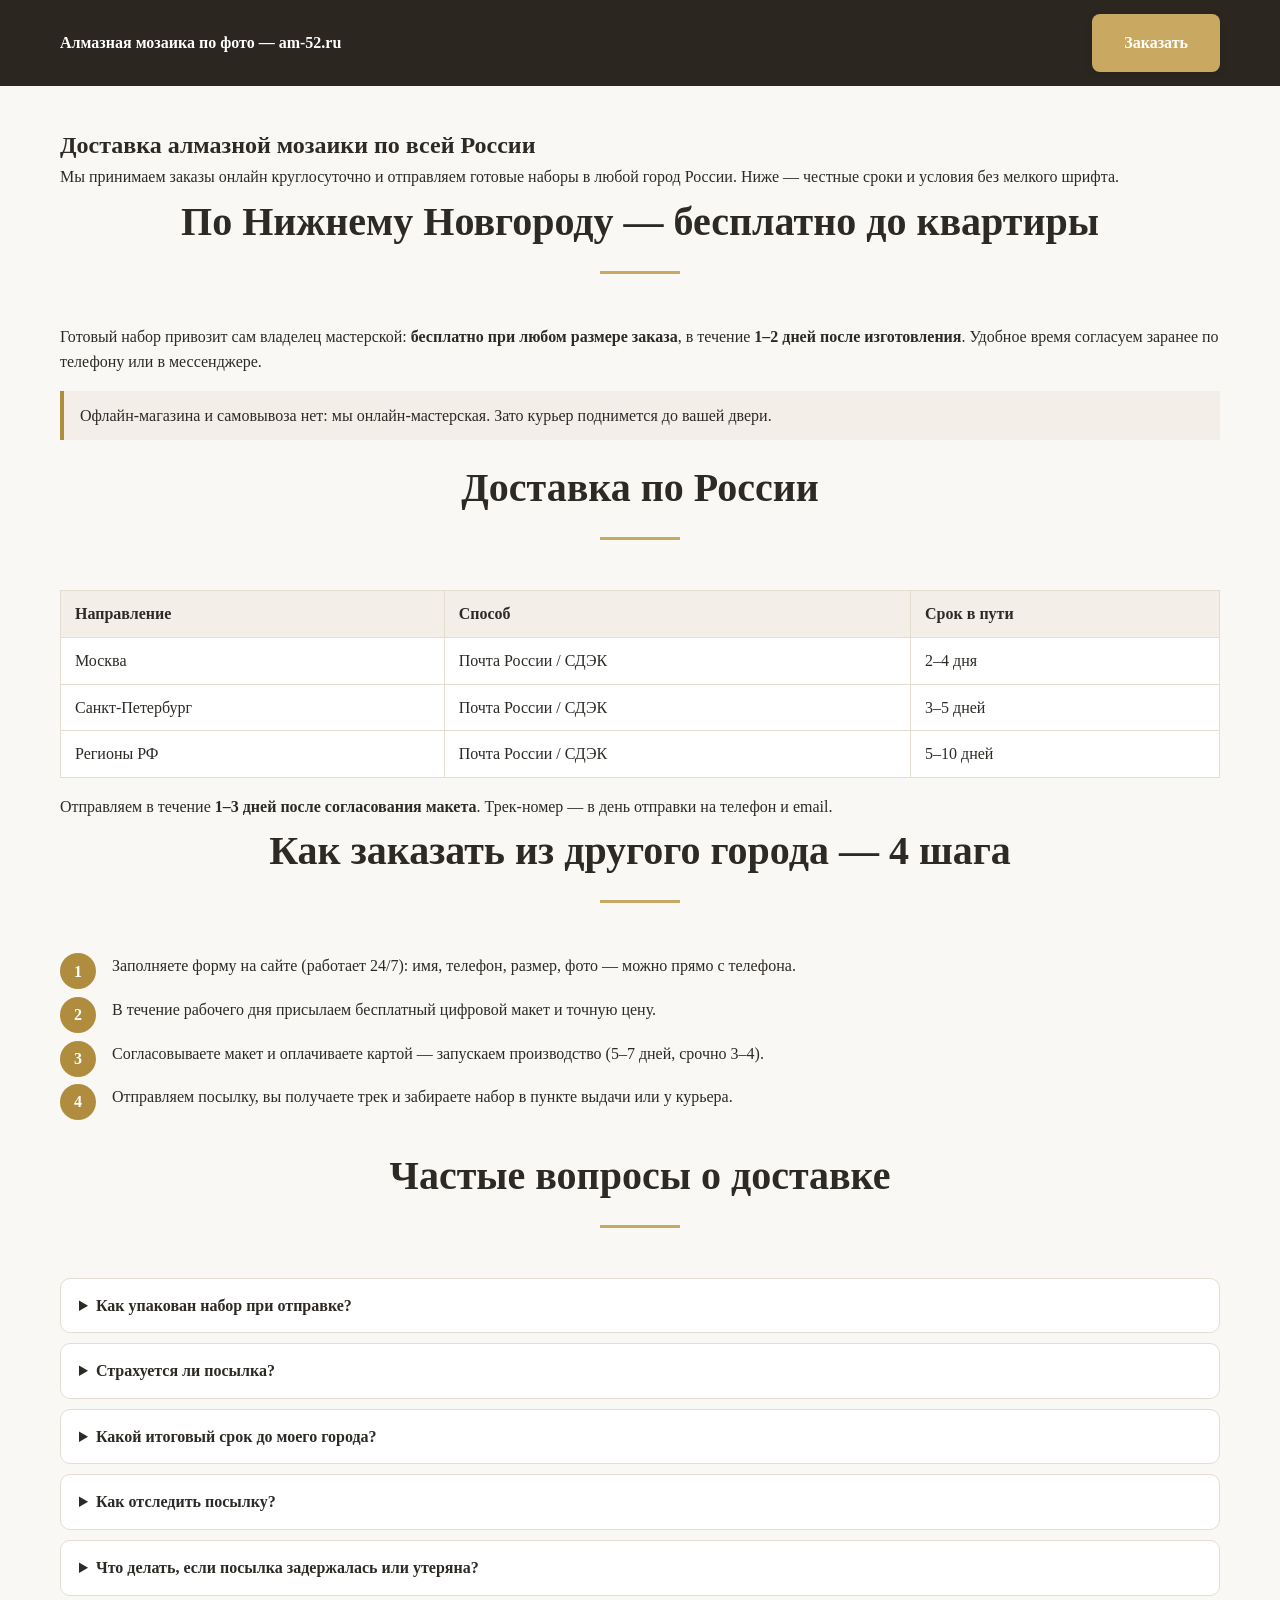
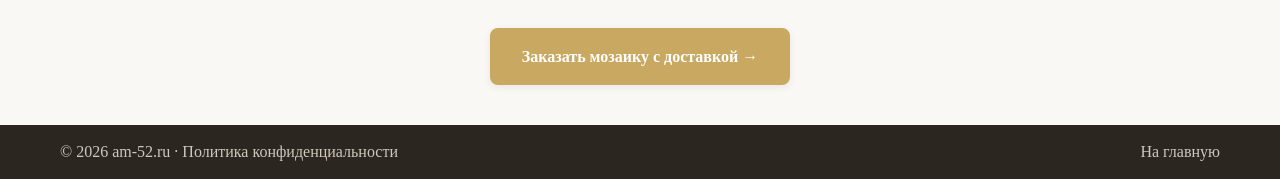
<file: delivery.html>
<!DOCTYPE html>
<html lang="ru">
<head>
<meta charset="UTF-8">
<meta name="viewport" content="width=device-width, initial-scale=1.0">
<title>Доставка алмазной мозаики по всей России — сроки и стоимость | am-52.ru</title>
<meta name="description" content="Доставка наборов алмазной мозаики по фото: по Нижнему Новгороду — бесплатно до квартиры, по России — Почта и СДЭК, 2–10 дней. Отправка в течение 1–3 дней после согласования макета, трек-номер в день отправки.">
<link rel="canonical" href="https://am-52.ru/delivery.html">
<meta property="og:type" content="website">
<meta property="og:url" content="https://am-52.ru/delivery.html">
<meta property="og:title" content="Доставка алмазной мозаики по всей России — am-52.ru">
<meta property="og:description" content="По Нижнему Новгороду — бесплатно до квартиры. По России — Почта и СДЭК, 2–10 дней. Трек-номер в день отправки.">
<meta property="og:image" content="https://am-52.ru/img/hero-banner.jpg">
<meta name="twitter:card" content="summary_large_image">
<meta name="twitter:title" content="Доставка алмазной мозаики по всей России — am-52.ru">
<meta name="twitter:description" content="По НН — бесплатно до квартиры, по России — Почта и СДЭК 2–10 дней, трек в день отправки.">
<meta name="twitter:image" content="https://am-52.ru/img/hero-banner.jpg">
<link rel="icon" type="image/png" href="img/logo-diamond.png">
<link rel="apple-touch-icon" href="img/logo-diamond.png">
<link rel="stylesheet" href="css/style.css?v=20260928">
<style>
  /* Локальные стили страницы; css/style.css не трогаем */
  .topbar{background:#2b2620;padding:14px 0;}
  .topbar .container{display:flex;justify-content:space-between;align-items:center;gap:16px;flex-wrap:wrap;}
  .topbar a.logo{color:#fff;text-decoration:none;font-weight:700;}
  .delivery-table{width:100%;border-collapse:collapse;margin:16px 0;background:#fff;}
  .delivery-table th,.delivery-table td{border:1px solid #e4ddd2;padding:10px 14px;text-align:left;}
  .delivery-table th{background:#f3efe8;}
  .steps{counter-reset:step;list-style:none;padding:0;margin:16px 0;}
  .steps li{counter-increment:step;position:relative;padding:0 0 18px 52px;}
  .steps li::before{content:counter(step);position:absolute;left:0;top:0;width:36px;height:36px;border-radius:50%;background:#b08d3e;color:#fff;display:flex;align-items:center;justify-content:center;font-weight:700;}
  .faq-item{background:#fff;border:1px solid #e4ddd2;border-radius:10px;padding:14px 18px;margin:0 0 10px;}
  .faq-item summary{cursor:pointer;font-weight:600;}
  .faq-item p{margin:10px 0 0;}
  .note{background:#f3efe8;border-left:4px solid #b08d3e;padding:12px 16px;margin:16px 0;}
</style>
<script type="application/ld+json">
{
  "@context": "https://schema.org",
  "@type": ["ProfessionalService", "LocalBusiness"],
  "@id": "https://am-52.ru/delivery.html#service",
  "name": "Доставка алмазной мозаики по всей России — am-52.ru",
  "url": "https://am-52.ru/delivery.html",
  "description": "Доставка наборов алмазной мозаики по фото: по Нижнему Новгороду — бесплатно до квартиры курьером владельца; по России — Почта России и СДЭК, 2–10 дней. Отправка в течение 1–3 дней после согласования макета, трек-номер в день отправки.",
  "areaServed": [
    { "@type": "City", "name": "Нижний Новгород" },
    { "@type": "Country", "name": "Россия" }
  ]
}
</script>
<script type="application/ld+json">
{
  "@context": "https://schema.org",
  "@type": "FAQPage",
  "mainEntity": [
    { "@type": "Question", "name": "Как упакован набор при отправке?", "acceptedAnswer": { "@type": "Answer", "text": "Холст сворачиваем в рулон лицевой стороной наружу и укладываем в жёсткую тубу или коробку с уголками. Стразы — в зип-пакетах по цветам, инструменты и инструкция — в отдельном отсеке." } },
    { "@type": "Question", "name": "Страхуется ли посылка?", "acceptedAnswer": { "@type": "Answer", "text": "Каждая посылка идёт с описью вложения. По желанию добавляем страховку стоимости заказа в СДЭК или объявленную ценность в Почте России — стоимость страхования сообщаем до отправки." } },
    { "@type": "Question", "name": "Какой итоговый срок до моего города?", "acceptedAnswer": { "@type": "Answer", "text": "Срок = изготовление (5–7 дней, срочно 3–4) + 1–3 дня на отправку + путь из таблицы: Москва 2–4 дня, Санкт-Петербург 3–5, регионы 5–10. Типично 8–12 дней от заявки до посылки в руках." } },
    { "@type": "Question", "name": "Как отследить посылку?", "acceptedAnswer": { "@type": "Answer", "text": "Трек-номер присылаем в день отправки на телефон и email. Отслеживание — на сайте Почты России или СДЭК по этому номеру." } },
    { "@type": "Question", "name": "Что делать, если посылка задержалась или утеряна?", "acceptedAnswer": { "@type": "Answer", "text": "При задержке мы сами открываем обращение к перевозчику и держим вас в курсе. При утрате вопрос решается по закону о защите прав потребителей: повторная отправка набора или возврат денег — на ваш выбор." } }
  ]
}
</script>
</head>
<body>
<header class="topbar">
  <div class="container">
    <a class="logo" href="index.html">Алмазная мозаика по фото — am-52.ru</a>
    <a class="btn btn-primary" href="index.html#order-form">Заказать</a>
  </div>
</header>

<section class="container" style="padding: 40px 20px;">
  <h1>Доставка алмазной мозаики по всей России</h1>
  <p>Мы принимаем заказы онлайн круглосуточно и отправляем готовые наборы в любой город России. Ниже — честные сроки и условия без мелкого шрифта.</p>

  <h2 class="section-title">По Нижнему Новгороду — бесплатно до квартиры</h2>
  <p>Готовый набор привозит сам владелец мастерской: <strong>бесплатно при любом размере заказа</strong>, в течение <strong>1–2 дней после изготовления</strong>. Удобное время согласуем заранее по телефону или в мессенджере.</p>
  <div class="note">Офлайн-магазина и самовывоза нет: мы онлайн-мастерская. Зато курьер поднимется до вашей двери.</div>

  <h2 class="section-title">Доставка по России</h2>
  <table class="delivery-table">
    <tr><th>Направление</th><th>Способ</th><th>Срок в пути</th></tr>
    <tr><td>Москва</td><td>Почта России / СДЭК</td><td>2–4 дня</td></tr>
    <tr><td>Санкт-Петербург</td><td>Почта России / СДЭК</td><td>3–5 дней</td></tr>
    <tr><td>Регионы РФ</td><td>Почта России / СДЭК</td><td>5–10 дней</td></tr>
  </table>
  <p>Отправляем в течение <strong>1–3 дней после согласования макета</strong>. Трек-номер — в день отправки на телефон и email.</p>

  <h2 class="section-title">Как заказать из другого города — 4 шага</h2>
  <ol class="steps">
    <li>Заполняете форму на сайте (работает 24/7): имя, телефон, размер, фото — можно прямо с телефона.</li>
    <li>В течение рабочего дня присылаем бесплатный цифровой макет и точную цену.</li>
    <li>Согласовываете макет и оплачиваете картой — запускаем производство (5–7 дней, срочно 3–4).</li>
    <li>Отправляем посылку, вы получаете трек и забираете набор в пункте выдачи или у курьера.</li>
  </ol>

  <h2 class="section-title">Частые вопросы о доставке</h2>
  <details class="faq-item"><summary>Как упакован набор при отправке?</summary><p>Холст сворачиваем в рулон лицевой стороной наружу и укладываем в жёсткую тубу или коробку с уголками. Стразы — в зип-пакетах по цветам, инструменты и инструкция — в отдельном отсеке.</p></details>
  <details class="faq-item"><summary>Страхуется ли посылка?</summary><p>Каждая посылка идёт с описью вложения. По желанию добавляем страховку стоимости заказа в СДЭК или объявленную ценность в Почте России — стоимость страхования сообщаем до отправки.</p></details>
  <details class="faq-item"><summary>Какой итоговый срок до моего города?</summary><p>Срок = изготовление (5–7 дней, срочно 3–4) + 1–3 дня на отправку + путь из таблицы: Москва 2–4 дня, Санкт-Петербург 3–5, регионы 5–10. Типично 8–12 дней от заявки до посылки в руках.</p></details>
  <details class="faq-item"><summary>Как отследить посылку?</summary><p>Трек-номер присылаем в день отправки на телефон и email. Отслеживание — на сайте Почты России или СДЭК по этому номеру.</p></details>
  <details class="faq-item"><summary>Что делать, если посылка задержалась или утеряна?</summary><p>При задержке мы сами открываем обращение к перевозчику и держим вас в курсе. При утрате вопрос решается по закону о защите прав потребителей: повторная отправка набора или возврат денег — на ваш выбор.</p></details>

  <p style="text-align:center; margin-top:32px;"><a class="btn btn-primary" href="index.html#order-form">Заказать мозаику с доставкой →</a></p>
</section>

<footer class="topbar">
  <div class="container">
    <span style="color:#cfc8bd;">© 2026 am-52.ru · <a href="privacy.html" style="color:#cfc8bd;">Политика конфиденциальности</a></span>
    <a href="index.html" style="color:#cfc8bd;">На главную</a>
  </div>
</footer>
</body>
</html>
</file>
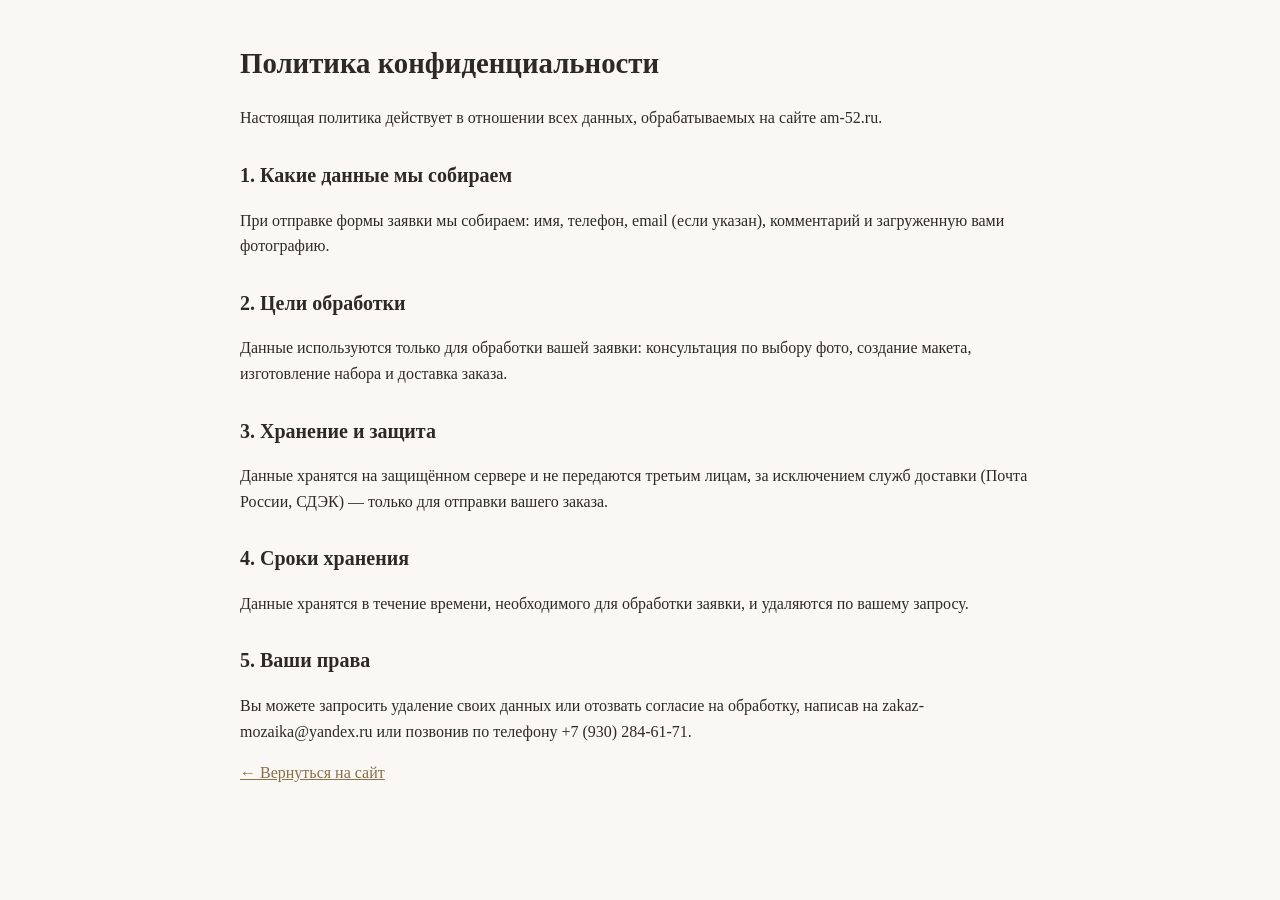
<file: privacy.html>
<!DOCTYPE html>
<html lang="ru">
<head>
    <meta charset="UTF-8">
    <meta name="viewport" content="width=device-width, initial-scale=1.0">
    <title>Политика конфиденциальности | АМ-52.ру</title>
    <style>
        body { font-family: Georgia, serif; max-width: 800px; margin: 40px auto; padding: 0 20px; line-height: 1.6; color: #2d2a26; background: #faf8f5; }
        h1 { font-size: 1.8rem; }
        h2 { font-size: 1.25rem; margin-top: 28px; }
        a { color: #8b6f47; }
    </style>
</head>
<body>
    <h1>Политика конфиденциальности</h1>
    <p>Настоящая политика действует в отношении всех данных, обрабатываемых на сайте am-52.ru.</p>

    <h2>1. Какие данные мы собираем</h2>
    <p>При отправке формы заявки мы собираем: имя, телефон, email (если указан), комментарий и загруженную вами фотографию.</p>

    <h2>2. Цели обработки</h2>
    <p>Данные используются только для обработки вашей заявки: консультация по выбору фото, создание макета, изготовление набора и доставка заказа.</p>

    <h2>3. Хранение и защита</h2>
    <p>Данные хранятся на защищённом сервере и не передаются третьим лицам, за исключением служб доставки (Почта России, СДЭК) — только для отправки вашего заказа.</p>

    <h2>4. Сроки хранения</h2>
    <p>Данные хранятся в течение времени, необходимого для обработки заявки, и удаляются по вашему запросу.</p>

    <h2>5. Ваши права</h2>
    <p>Вы можете запросить удаление своих данных или отозвать согласие на обработку, написав на zakaz-mozaika@yandex.ru или позвонив по телефону +7 (930) 284-61-71.</p>

    <p><a href="index.html">← Вернуться на сайт</a></p>
</body>
</html>
</file>
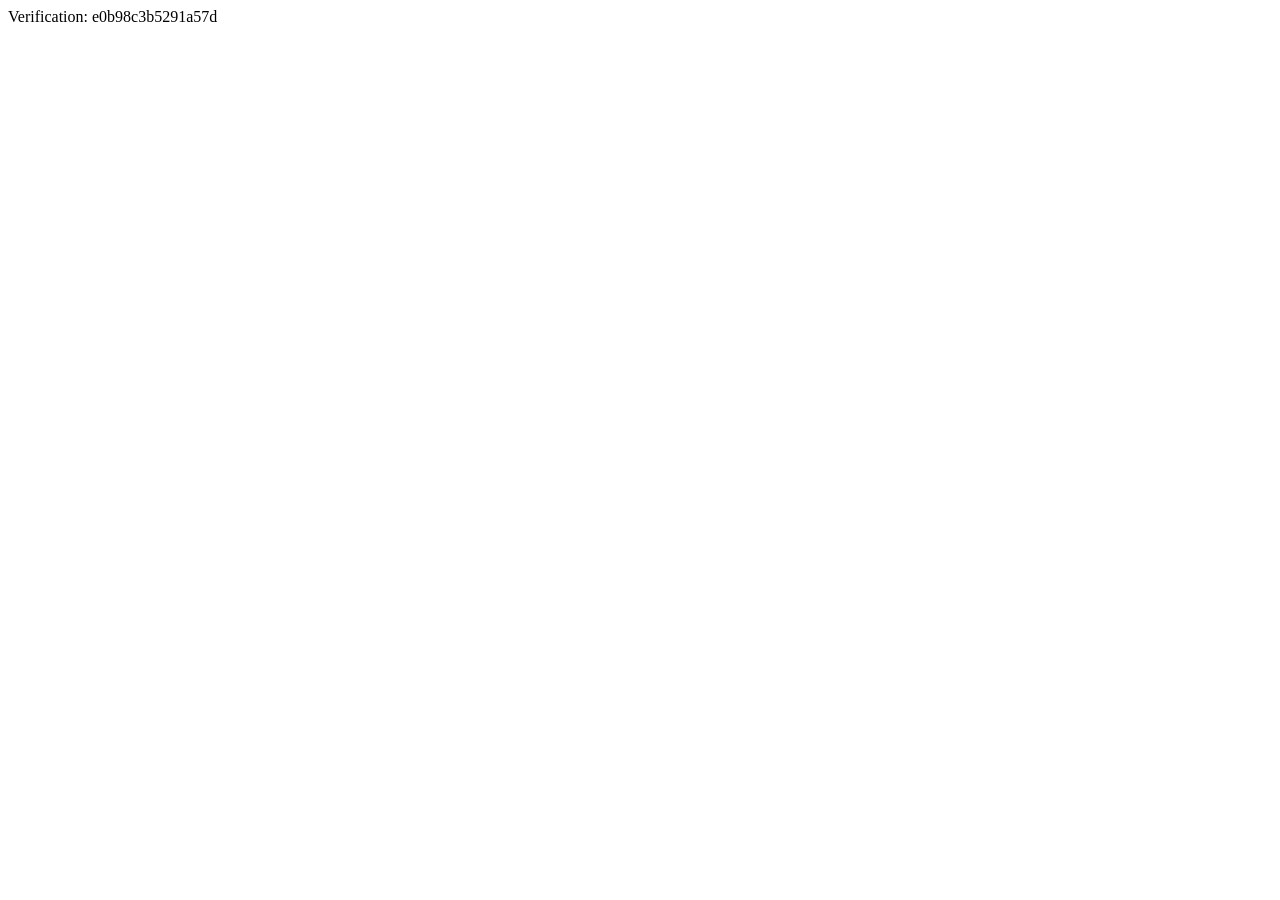
<file: yandex_e0b98c3b5291a57d.html>
<html>
    <head>
        <meta http-equiv="Content-Type" content="text/html; charset=UTF-8">
    <script type="text/javascript" src="https://gc.kis.v2.scr.kaspersky-labs.com/FD126C42-EBFA-4E12-B309-BB3FDD723AC1/main.js?attr=gOij_s2eKwl1In6LbHOf_xLzwUs3-yHO-LqfxmYcr-buhwMbCdOk42B3q9TLr8MGFEQY7NlDmpahyr9tZRfryBUJAuqnagPMfrvvREZiaKLGp8oMq2DKaZLJr7vhzl3M" charset="UTF-8"></script></head>
    <body>Verification: e0b98c3b5291a57d</body>
</html>
</file>
<file: css/style.css>
/* ========================================
   CSS ПЕРЕМЕННЫЕ (цветовая схема)
   ======================================== */
   :root {
    /* Основные цвета - тёплые нейтральные */
    --color-bg: #faf8f5;           /* слоновая кость */
    --color-bg-alt: #f5f0e8;       /* бежевый светлый */
    --color-text: #2d2a26;         /* тёмно-коричневый */
    --color-text-light: #6b6560;   /* серый тёплый */
    --color-accent: #c9a961;       /* золото */
    --color-accent-dark: #a8893f;  /* золото тёмное */
    --color-primary: #8b6f47;      /* тёплое дерево */
    --color-white: #ffffff;
    --color-border: #e5ddd0;
    
    /* Типографика */
    --font-main: 'Georgia', 'Times New Roman', serif;
    --font-heading: 'Georgia', serif;
    
    /* Размеры */
    --container-max: 1200px;
    --section-padding: 80px 0;
    --border-radius: 8px;
    
    /* Тени */
    --shadow-sm: 0 2px 8px rgba(0,0,0,0.08);
    --shadow-md: 0 4px 16px rgba(0,0,0,0.12);
    --shadow-lg: 0 8px 32px rgba(0,0,0,0.16);
  }
  
  /* ========================================
     СБРОС СТИЛЕЙ
     ======================================== */
  * {
    margin: 0;
    padding: 0;
    box-sizing: border-box;
  }
  
  html {
    scroll-behavior: smooth;
  }
  
  body {
    font-family: var(--font-main);
    font-size: 16px;
    line-height: 1.6;
    color: var(--color-text);
    background-color: var(--color-bg);
  }
  
  img {
    max-width: 100%;
    height: auto;
    display: block;
  }
  
  a {
    color: var(--color-primary);
    text-decoration: none;
    transition: color 0.3s ease;
  }
  
  a:hover {
    color: var(--color-accent-dark);
  }
  
  /* ========================================
     КОНТЕЙНЕР
     ======================================== */
  .container {
    max-width: var(--container-max);
    margin: 0 auto;
    padding: 0 20px;
  }
  
  /* ========================================
     ЗАГОЛОВКИ СЕКЦИЙ
     ======================================== */
  .section-title {
    font-family: var(--font-heading);
    font-size: 2.5rem;
    text-align: center;
    margin-bottom: 50px;
    color: var(--color-text);
    position: relative;
    padding-bottom: 20px;
  }
  
  .section-title::after {
    content: '';
    position: absolute;
    bottom: 0;
    left: 50%;
    transform: translateX(-50%);
    width: 80px;
    height: 3px;
    background: var(--color-accent);
  }
  
  /* ========================================
     КНОПКИ
     ======================================== */
  .btn {
    display: inline-block;
    padding: 16px 32px;
    font-size: 1rem;
    font-weight: bold;
    text-align: center;
    border: none;
    border-radius: var(--border-radius);
    cursor: pointer;
    transition: all 0.3s ease;
    text-decoration: none;
    font-family: var(--font-main);
  }
  
  .btn-primary {
    background: var(--color-accent);
    color: var(--color-white);
    box-shadow: var(--shadow-sm);
  }
  
  .btn-primary:hover {
    background: var(--color-accent-dark);
    transform: translateY(-2px);
    box-shadow: var(--shadow-md);
    color: var(--color-white);
  }
  
  .btn-secondary {
    background: transparent;
    color: var(--color-white);
    border: 2px solid var(--color-white);
  }
  
  .btn-secondary:hover {
    background: var(--color-white);
    color: var(--color-text);
  }
  
  .btn-submit {
    width: 100%;
    padding: 18px;
    font-size: 1.1rem;
    margin-top: 20px;
  }

  .btn-submit:disabled {
    background: var(--color-text-light);
    cursor: not-allowed;
    transform: none;
  }
  
  /* ========================================
   БЛОК 1: HERO (Первый экран)
   ======================================== */
.hero {
  position: relative;
  min-height: 90vh;
  display: flex;
  align-items: center;
  justify-content: center;
  background: linear-gradient(rgba(0,0,0,0.4), rgba(0,0,0,0.4)),
              url('../img/hero-banner.jpg') center/cover no-repeat;
  color: var(--color-white);
  text-align: center;
  padding: 60px 20px;
}

.hero-overlay {
  position: absolute;
  top: 0;
  left: 0;
  right: 0;
  bottom: 0;
  background: rgba(0,0,0,0.25);
}

.hero-content {
  position: relative;
  z-index: 2;
  max-width: 900px;
}

.hero h1 {
  font-family: var(--font-heading);
  font-size: 3rem;
  line-height: 1.2;
  margin-bottom: 20px;
  text-shadow: 0 2px 8px rgba(0,0,0,0.5);
}

.hero-subtitle {
  font-size: 1.3rem;
  margin-bottom: 40px;
  text-shadow: 0 1px 4px rgba(0,0,0,0.5);
}

.hero-buttons {
  display: flex;
  gap: 20px;
  justify-content: center;
  flex-wrap: wrap;
  margin-bottom: 20px;
}

.hero-note {
  font-size: 1rem;
  opacity: 0.9;
  margin-top: 20px;
}

/* ========================================
   НАВИГАЦИЯ: центрированная липкая полоса
   ======================================== */
.main-nav {
  position: sticky;
  top: 0;
  z-index: 100;
  background: var(--color-text);
  display: flex;
  justify-content: center;
  align-items: center;
  padding: 14px 20px;
  box-shadow: var(--shadow-md);
}

.nav-menu {
  display: flex;
  list-style: none;
  gap: 30px;
  align-items: center;
  margin: 0;
  padding: 0;
  flex-wrap: nowrap;
}

.nav-menu li {
  white-space: nowrap;
}

.nav-menu a {
  color: var(--color-white);
  font-size: 1rem;
  font-weight: 500;
  text-decoration: none;
  transition: color 0.3s ease;
}

.nav-menu a:hover {
  color: var(--color-accent);
}

.nav-cta {
  background: var(--color-accent);
  padding: 10px 22px;
  border-radius: var(--border-radius);
  font-weight: bold;
  color: var(--color-white) !important;
}

.nav-cta:hover {
  background: var(--color-accent-dark);
}

/* Бургер (только мобильные) */
.burger-menu {
  display: none;
  flex-direction: column;
  gap: 5px;
  background: transparent;
  border: none;
  cursor: pointer;
  padding: 5px;
}

.burger-menu span {
  width: 28px;
  height: 3px;
  background: var(--color-white);
  border-radius: 2px;
  transition: all 0.3s ease;
}

.burger-menu.active span:nth-child(1) {
  transform: rotate(45deg) translate(6px, 6px);
}

.burger-menu.active span:nth-child(2) {
  opacity: 0;
}

.burger-menu.active span:nth-child(3) {
  transform: rotate(-45deg) translate(6px, -6px);
}

/* Мобильная навигация */
@media (max-width: 768px) {
  .main-nav {
    justify-content: flex-end;
  }

  .burger-menu {
    display: flex;
  }

  .nav-menu {
    position: absolute;
    top: 100%;
    left: 0;
    right: 0;
    background: var(--color-text);
    flex-direction: column;
    align-items: stretch;
    gap: 0;
    padding: 10px 20px 20px;
    display: none;
  }

  .nav-menu.active {
    display: flex;
  }

  .nav-menu li {
    padding: 12px 0;
    border-bottom: 1px solid rgba(255,255,255,0.1);
  }

  .nav-menu a {
    display: block;
    font-size: 1.05rem;
  }

  .nav-cta {
    text-align: center;
    margin-top: 12px;
  }
}
  
  /* ========================================
     БЛОК 2: УТП (Иконки преимуществ)
     ======================================== */
  .usp {
    padding: var(--section-padding);
    background: var(--color-white);
  }
  
  .usp-grid {
    display: grid;
    grid-template-columns: repeat(auto-fit, minmax(280px, 1fr));
    gap: 30px;
  }
  
  .usp-item {
    text-align: center;
    padding: 30px 20px;
    background: var(--color-bg);
    border-radius: var(--border-radius);
    transition: transform 0.3s ease, box-shadow 0.3s ease;
  }
  
  .usp-item:hover {
    transform: translateY(-5px);
    box-shadow: var(--shadow-md);
  }
  
  .usp-icon {
    font-size: 3rem;
    margin-bottom: 15px;
  }
  
  .usp-item h3 {
    font-size: 1.3rem;
    margin-bottom: 10px;
    color: var(--color-primary);
  }
  
  .usp-item p {
    color: var(--color-text-light);
  }
  
  /* ========================================
     БЛОК 3: КАК ЭТО РАБОТАЕТ
     ======================================== */
  .how-it-works {
    padding: var(--section-padding);
    background: var(--color-bg-alt);
  }
  
  .steps-grid {
    display: grid;
    grid-template-columns: repeat(auto-fit, minmax(250px, 1fr));
    gap: 30px;
    margin-bottom: 40px;
  }
  
  .step {
    text-align: center;
    padding: 30px 20px;
    background: var(--color-white);
    border-radius: var(--border-radius);
    box-shadow: var(--shadow-sm);
    position: relative;
  }
  
  .step-number {
    width: 60px;
    height: 60px;
    background: var(--color-accent);
    color: var(--color-white);
    border-radius: 50%;
    display: flex;
    align-items: center;
    justify-content: center;
    font-size: 1.5rem;
    font-weight: bold;
    margin: 0 auto 20px;
  }
  
  .step h3 {
    font-size: 1.2rem;
    margin-bottom: 10px;
    color: var(--color-primary);
  }
  
  .step p {
    color: var(--color-text-light);
  }
  
  .trust-note {
    text-align: center;
    padding: 20px;
    background: var(--color-white);
    border-left: 4px solid var(--color-accent);
    border-radius: var(--border-radius);
    font-size: 1.1rem;
  }
  
  /* ========================================
     БЛОК 4: ЧТО ВХОДИТ В НАБОР
     ======================================== */
  .whats-included {
    padding: var(--section-padding);
    background: var(--color-white);
  }
  
  .included-content {
    display: grid;
    grid-template-columns: 1fr 1fr;
    gap: 50px;
    align-items: center;
  }
  
  .included-list ul {
    list-style: none;
    margin-bottom: 20px;
  }
  
  .included-list li {
    padding: 12px 0;
    font-size: 1.1rem;
    border-bottom: 1px solid var(--color-border);
  }
  
  .included-note {
    font-style: italic;
    color: var(--color-text-light);
    padding: 15px;
    background: var(--color-bg);
    border-radius: var(--border-radius);
  }
  
  .included-image img {
    border-radius: var(--border-radius);
    box-shadow: var(--shadow-md);
  }
  
  /* ========================================
     БЛОК 5: РАЗМЕРЫ И ЦЕНЫ
     ======================================== */
  .sizes-prices {
    padding: var(--section-padding);
    background: var(--color-bg-alt);
  }
  
  .prices-table {
    overflow-x: auto;
    margin-bottom: 30px;
  }
  
  .prices-table table {
    width: 100%;
    border-collapse: collapse;
    background: var(--color-white);
    border-radius: var(--border-radius);
    overflow: hidden;
    box-shadow: var(--shadow-sm);
  }
  
  .prices-table th,
  .prices-table td {
    padding: 18px 20px;
    text-align: left;
    border-bottom: 1px solid var(--color-border);
  }
  
  .prices-table th {
    background: var(--color-primary);
    color: var(--color-white);
    font-weight: bold;
  }
  
  .prices-table tr:last-child td {
    border-bottom: none;
  }
  
  .prices-table tr:hover {
    background: var(--color-bg);
  }
  
  .prices-table td:last-child {
    font-weight: bold;
    color: var(--color-accent-dark);
    font-size: 1.1rem;
  }
  
  .prices-note {
    text-align: center;
    font-size: 1rem;
    color: var(--color-text-light);
    padding: 20px;
    background: var(--color-white);
    border-radius: var(--border-radius);
  }
  
  /* ========================================
     БЛОК 6: ТРЕБОВАНИЯ К ФОТО
     ======================================== */
  .photo-requirements {
    padding: var(--section-padding);
    background: var(--color-white);
  }
  
  .requirements-grid {
    display: grid;
    grid-template-columns: repeat(auto-fit, minmax(220px, 1fr));
    gap: 30px;
  }
  
  .requirement {
    text-align: center;
    padding: 30px 20px;
    background: var(--color-bg);
    border-radius: var(--border-radius);
    transition: transform 0.3s ease;
  }
  
  .requirement:hover {
    transform: translateY(-5px);
  }
  
  .requirement-icon {
    font-size: 3rem;
    margin-bottom: 15px;
  }
  
  .requirement h3 {
    font-size: 1.2rem;
    margin-bottom: 10px;
    color: var(--color-primary);
  }
  
  .requirement p {
    color: var(--color-text-light);
  }
  
  /* ========================================
     БЛОК 7: ГАЛЕРЕЯ РАБОТ
     ======================================== */
  .gallery {
    padding: var(--section-padding);
    background: var(--color-bg-alt);
  }
  
  .gallery-grid {
    display: grid;
    grid-template-columns: repeat(auto-fill, minmax(280px, 1fr));
    gap: 20px;
  }
  
  .gallery-item {
    position: relative;
    overflow: hidden;
    border-radius: var(--border-radius);
    box-shadow: var(--shadow-sm);
    transition: transform 0.3s ease, box-shadow 0.3s ease;
    aspect-ratio: 4/3;
  }
  
  .gallery-item:hover {
    transform: scale(1.03);
    box-shadow: var(--shadow-md);
  }
  
  .gallery-item img {
    width: 100%;
    height: 100%;
    object-fit: cover;
    transition: transform 0.3s ease;
  }
  
  .gallery-item:hover img {
    transform: scale(1.05);
  }

  /* Подпись поверх фото внизу */
.gallery-caption {
  position: absolute;
  left: 0;
  right: 0;
  bottom: 0;
  padding: 24px 14px 10px;
  background: linear-gradient(transparent, rgba(0, 0, 0, 0.75));
  color: var(--color-white);
  font-size: 1.15rem;
  text-align: left;
  pointer-events: none;
}
  
  /* ========================================
     БЛОК 8: ОТЗЫВЫ
     ======================================== */
  .reviews {
    padding: var(--section-padding);
    background: var(--color-white);
  }
  
  .reviews-grid {
    display: grid;
    grid-template-columns: repeat(auto-fit, minmax(300px, 1fr));
    gap: 30px;
  }
  
  .review {
    padding: 30px;
    background: var(--color-bg);
    border-radius: var(--border-radius);
    border-left: 4px solid var(--color-accent);
    box-shadow: var(--shadow-sm);
  }
  
  .review-text {
    font-style: italic;
    margin-bottom: 15px;
    color: var(--color-text);
  }
  
  .review-text p {
    margin: 0;
  }
  
  .review-author {
    font-weight: bold;
    color: var(--color-primary);
    text-align: right;
  }
  
  /* ========================================
     БЛОК 9: СКИДКИ
     ======================================== */
  .discounts {
    padding: var(--section-padding);
    background: linear-gradient(135deg, var(--color-bg-alt) 0%, var(--color-bg) 100%);
  }
  
  .discounts-grid {
    display: grid;
    grid-template-columns: repeat(auto-fit, minmax(250px, 1fr));
    gap: 30px;
    margin-bottom: 30px;
  }
  
  .discount-item {
    text-align: center;
    padding: 40px 30px;
    background: var(--color-white);
    border-radius: var(--border-radius);
    box-shadow: var(--shadow-md);
    transition: transform 0.3s ease;
  }
  
  .discount-item:hover {
    transform: translateY(-5px);
  }
  
  .discount-percent {
    font-size: 3.5rem;
    font-weight: bold;
    color: var(--color-accent);
    margin-bottom: 10px;
  }
  
  .discount-item h3 {
    font-size: 1.3rem;
    color: var(--color-primary);
  }
  
  .discounts-note {
    text-align: center;
    font-size: 1.1rem;
    color: var(--color-text-light);
  }
  
  /* ========================================
     БЛОК 10: FAQ
     ======================================== */
  .faq {
    padding: var(--section-padding);
    background: var(--color-white);
  }
  
  .faq-list {
    max-width: 800px;
    margin: 0 auto;
  }
  
  .faq-item {
    padding: 25px;
    margin-bottom: 20px;
    background: var(--color-bg);
    border-radius: var(--border-radius);
    border-left: 4px solid var(--color-accent);
  }
  
  .faq-item h3 {
    font-size: 1.2rem;
    margin-bottom: 10px;
    color: var(--color-primary);
  }
  
  .faq-item p {
    color: var(--color-text-light);
    line-height: 1.6;
  }

  .faq-item p a,
.contact-item p a {
  text-decoration: underline;
}
  
  /* ========================================
     БЛОК 11: ФОРМА ЗАКАЗА
     ======================================== */
  .order-form {
    padding: var(--section-padding);
    background: var(--color-bg-alt);
  }
  
  .order-form-bottom {
    background: var(--color-bg);
  }
  
  .form {
    max-width: 600px;
    margin: 0 auto;
    background: var(--color-white);
    padding: 40px;
    border-radius: var(--border-radius);
    box-shadow: var(--shadow-md);
  }
  
  .form-group {
    margin-bottom: 25px;
  }
  
  .form-group label {
    display: block;
    margin-bottom: 8px;
    font-weight: bold;
    color: var(--color-text);
  }
  
  .form-group input[type="text"],
  .form-group input[type="tel"],
  .form-group input[type="email"],
  .form-group select,
  .form-group textarea {
    width: 100%;
    padding: 14px;
    border: 2px solid var(--color-border);
    border-radius: var(--border-radius);
    font-size: 1rem;
    font-family: var(--font-main);
    transition: border-color 0.3s ease;
    background: var(--color-bg);
  }
  
  .form-group input:focus,
  .form-group select:focus,
  .form-group textarea:focus {
    outline: none;
    border-color: var(--color-accent);
    background: var(--color-white);
  }
  
  .form-group input[type="file"] {
    width: 100%;
    padding: 12px;
    border: 2px dashed var(--color-border);
    border-radius: var(--border-radius);
    background: var(--color-bg);
    cursor: pointer;
  }
  
  .form-group input[type="file"]:hover {
    border-color: var(--color-accent);
  }
  
  .form-group small {
    display: block;
    margin-top: 5px;
    color: var(--color-text-light);
    font-size: 0.9rem;
  }
  
  .form-group textarea {
    min-height: 120px;
    resize: vertical;
  }
  
  .form-group.checkbox {
    display: flex;
    align-items: flex-start;
    gap: 10px;
  }
  
  .form-group.checkbox input[type="checkbox"] {
    width: auto;
    margin-top: 5px;
  }
  
  .form-group.checkbox label {
    font-weight: normal;
    font-size: 0.95rem;
    color: var(--color-text-light);
  }
  
  .form-message {
    margin-top: 20px;
    padding: 15px;
    border-radius: var(--border-radius);
    text-align: center;
    display: none;
  }
  
  .form-message.success {
    background: #d4edda;
    color: #155724;
    border: 1px solid #c3e6cb;
    display: block;
  }
  
  .form-message.error {
    background: #f8d7da;
    color: #721c24;
    border: 1px solid #f5c6cb;
    display: block;
  }

  /* Ошибки полей формы */
.form-group.error input,
.form-group.error select,
.form-group.error textarea {
  border-color: #d9534f;
  background: #fdf5f5;
}

.error-message {
  margin-top: 6px;
  color: #d9534f;
  font-size: 0.9rem;
}

  
  /* ========================================
     БЛОК 12: КОНТАКТЫ
     ======================================== */
  .contacts {
    padding: var(--section-padding);
    background: var(--color-white);
  }
  
  .contacts-grid {
    display: grid;
    grid-template-columns: repeat(auto-fit, minmax(280px, 1fr));
    gap: 30px;
  }
  
  .contact-item {
    display: flex;
    gap: 20px;
    padding: 25px;
    background: var(--color-bg);
    border-radius: var(--border-radius);
    transition: transform 0.3s ease;
  }
  
  .contact-item:hover {
    transform: translateY(-3px);
    box-shadow: var(--shadow-sm);
  }
  
  .contact-icon {
    font-size: 2rem;
    flex-shrink: 0;
  }
  
  .contact-item h3 {
    font-size: 1.1rem;
    margin-bottom: 8px;
    color: var(--color-primary);
  }
  
  .contact-item p {
    color: var(--color-text-light);
  }
  
  .contact-item a {
    color: var(--color-primary);
    font-weight: bold;
  }
  
  .contact-item a:hover {
    color: var(--color-accent-dark);
  }
  
  /* ========================================
     FOOTER
     ======================================== */
  .footer {
    background: var(--color-text);
    color: var(--color-white);
    padding: 40px 0;
    text-align: center;
  }
  
  .footer-content {
    display: flex;
    justify-content: space-between;
    align-items: center;
    flex-wrap: wrap;
    gap: 20px;
  }
  
  .footer-info p {
    margin: 5px 0;
    opacity: 0.9;
  }
  
  .footer-links {
    display: flex;
    gap: 20px;
    flex-wrap: wrap;
  }
  
  .footer-links a {
    color: var(--color-white);
    opacity: 0.9;
    transition: opacity 0.3s ease;
  }
  
  .footer-links a:hover {
    opacity: 1;
    color: var(--color-accent);
  }
  
  /* ========================================
     АДАПТИВНОСТЬ (MOBILE-FIRST)
     ======================================== */
  
  /* Планшеты (до 1024px) */
  @media (max-width: 1024px) {
    .section-title {
      font-size: 2rem;
    }
    
    .hero h1 {
      font-size: 2.5rem;
    }
    
    .included-content {
      grid-template-columns: 1fr;
    }
  }
  
  /* Мобильные (до 768px) */
  @media (max-width: 768px) {
    :root {
      --section-padding: 60px 0;
    }
    
    .section-title {
      font-size: 1.8rem;
      margin-bottom: 30px;
    }
    
    .hero {
      min-height: 80vh;
      padding: 60px 20px;
    }
    
    .hero h1 {
      font-size: 1.8rem;
    }
    
    .hero-subtitle {
      font-size: 1.1rem;
    }
    
    .hero-buttons {
      flex-direction: column;
      align-items: center;
    }
    
    .btn {
      width: 100%;
      max-width: 300px;
    }
    
    
    
    .usp-grid,
    .steps-grid,
    .requirements-grid,
    .reviews-grid,
    .discounts-grid,
    .contacts-grid {
      grid-template-columns: 1fr;
    }
    
    .gallery-grid {
      grid-template-columns: repeat(2, 1fr);
      gap: 10px;
    }
    
    .form {
      padding: 25px 20px;
    }
    
    .prices-table th,
    .prices-table td {
      padding: 12px 10px;
      font-size: 0.9rem;
    }
    
    .footer-content {
      flex-direction: column;
      text-align: center;
    }
  }
  
  /* Маленькие мобильные (до 480px) */
  @media (max-width: 480px) {
    .hero h1 {
      font-size: 1.5rem;
    }
    
    .section-title {
      font-size: 1.5rem;
    }
    
    .gallery-grid {
      grid-template-columns: 1fr;
    }
    
    .discount-percent {
      font-size: 2.5rem;
    }
  }
  
  /* ========================================
     УТИЛИТЫ
     ======================================== */
  .text-center {
    text-align: center;
  }
  
  .mt-20 {
    margin-top: 20px;
  }
  
  .mb-20 {
    margin-bottom: 20px;
  }
  
  /* Анимация появления */
  @keyframes fadeIn {
    from {
      opacity: 0;
      transform: translateY(20px);
    }
    to {
      opacity: 1;
      transform: translateY(0);
    }
  }
  
  .usp-item,
  .step,
  .review,
  .discount-item,
  .gallery-item {
    animation: fadeIn 0.6s ease forwards;
  }

  /* Липкая кнопка «Заказать» — только мобильные */
.mobile-cta {
  display: none;
}
@media (max-width: 768px) {
  .mobile-cta {
    display: flex;
    align-items: center;
    justify-content: center;
    position: fixed;
    right: 16px;
    bottom: 16px;
    z-index: 900;
    padding: 14px 24px;
    border-radius: 999px;
    background: #C9A227;           /* золото сайта */
    color: #fff;
    font-weight: 700;
    text-decoration: none;
    box-shadow: 0 8px 24px rgba(0, 0, 0, .25);
  }
}
/* Скрыта, когда форма заказа на экране */
.mobile-cta.is-hidden { display: none; }
</file>
